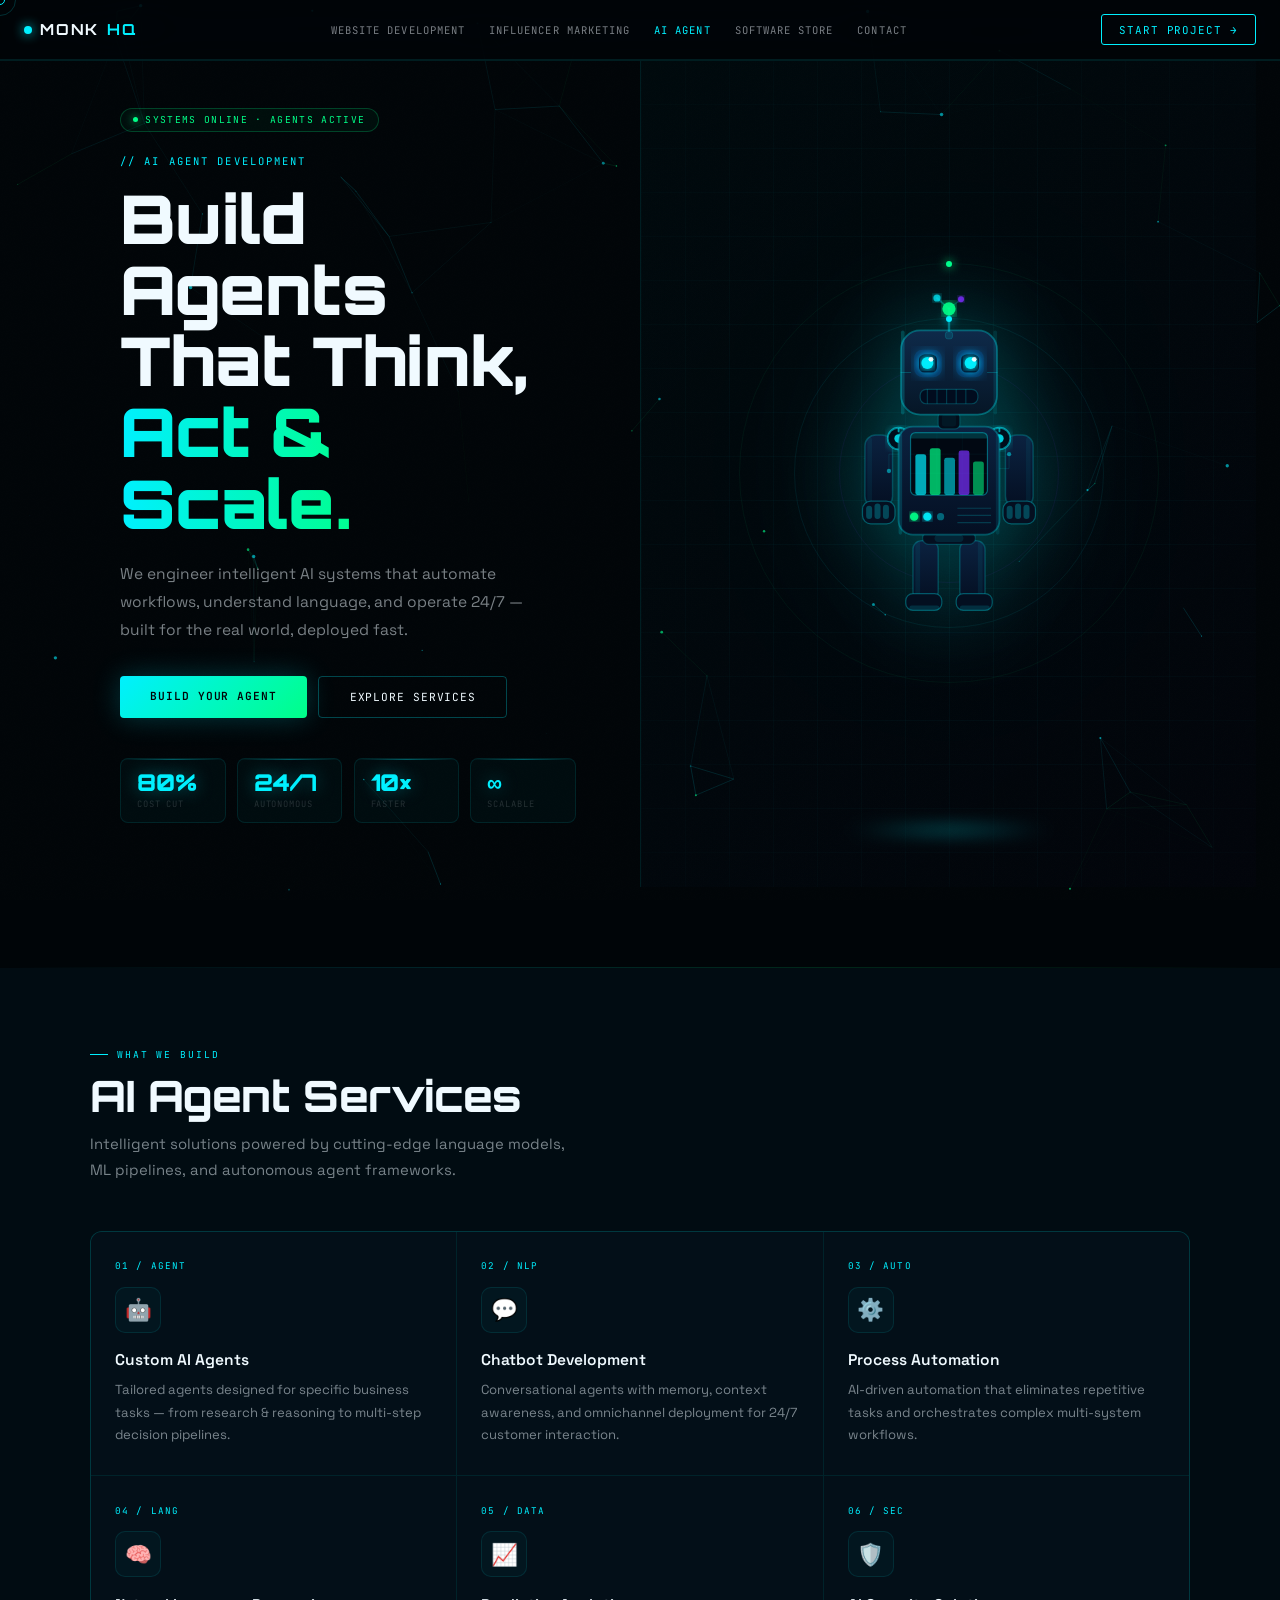
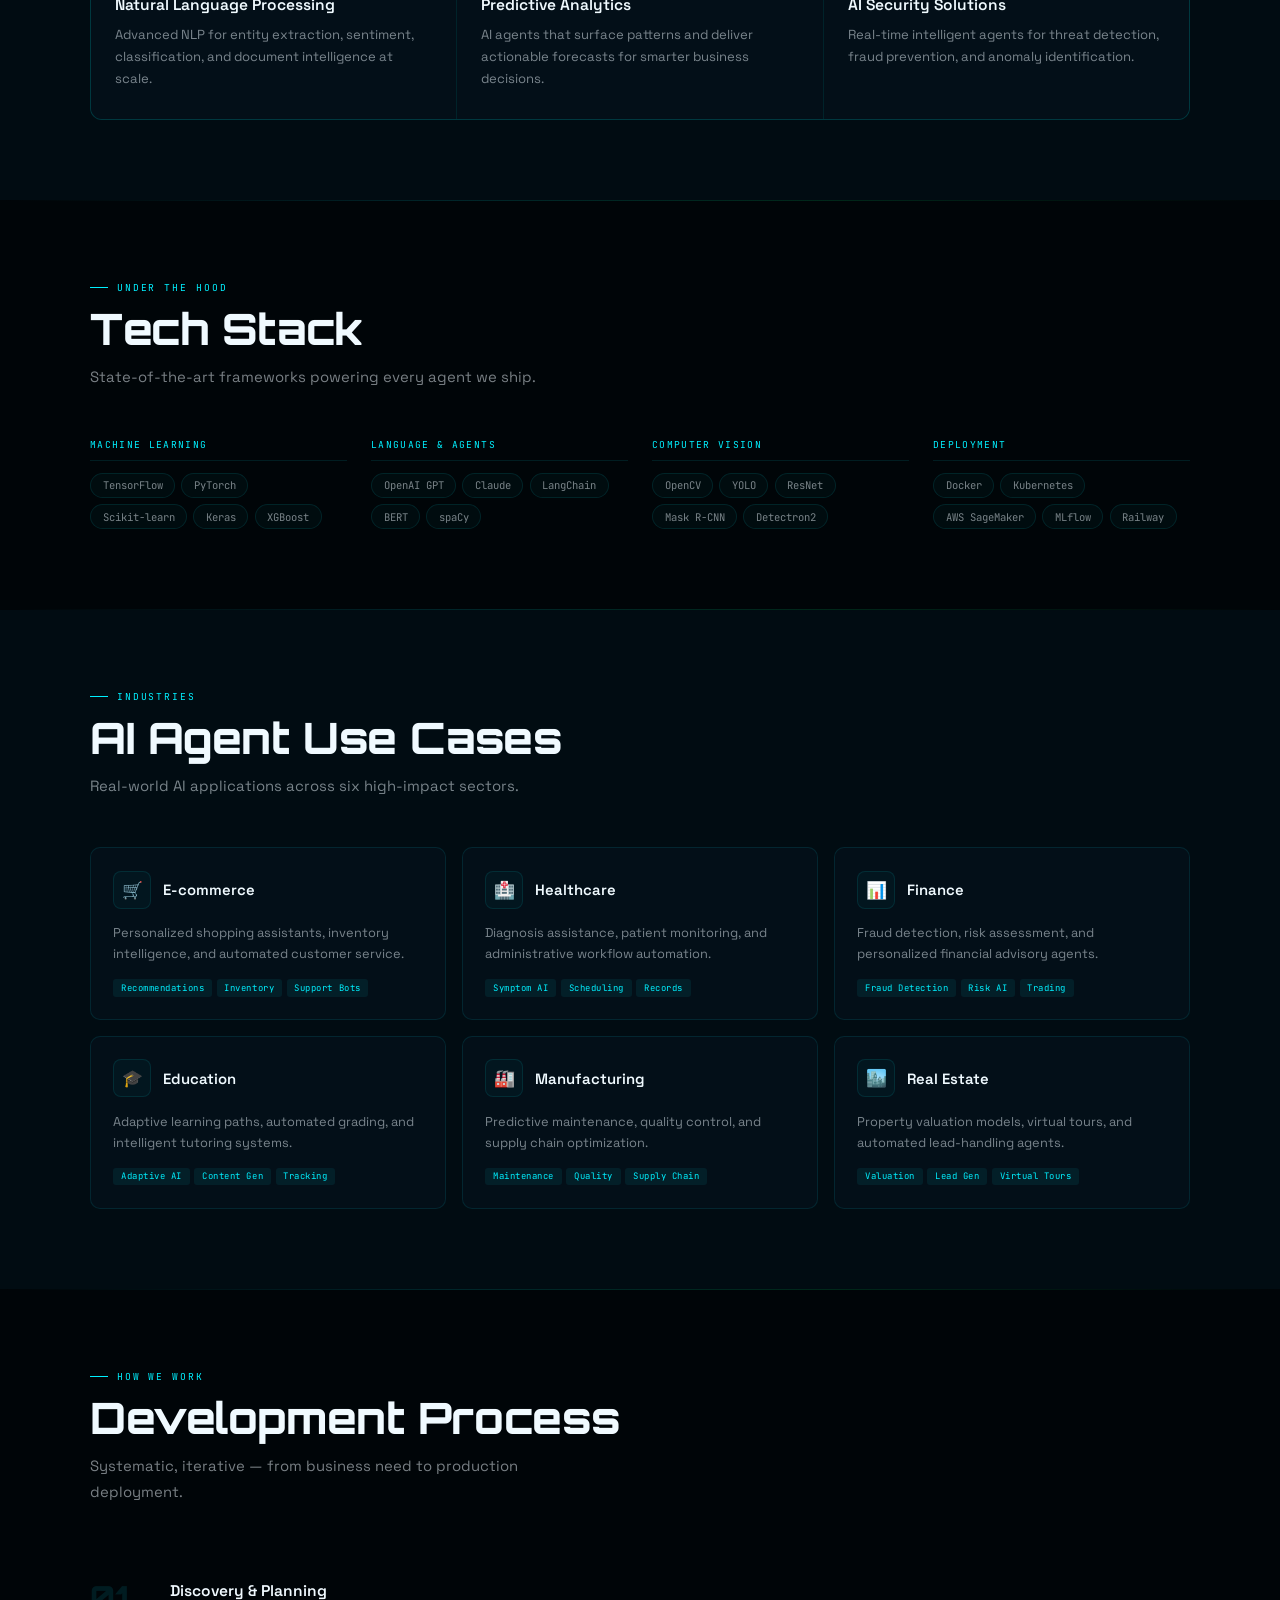
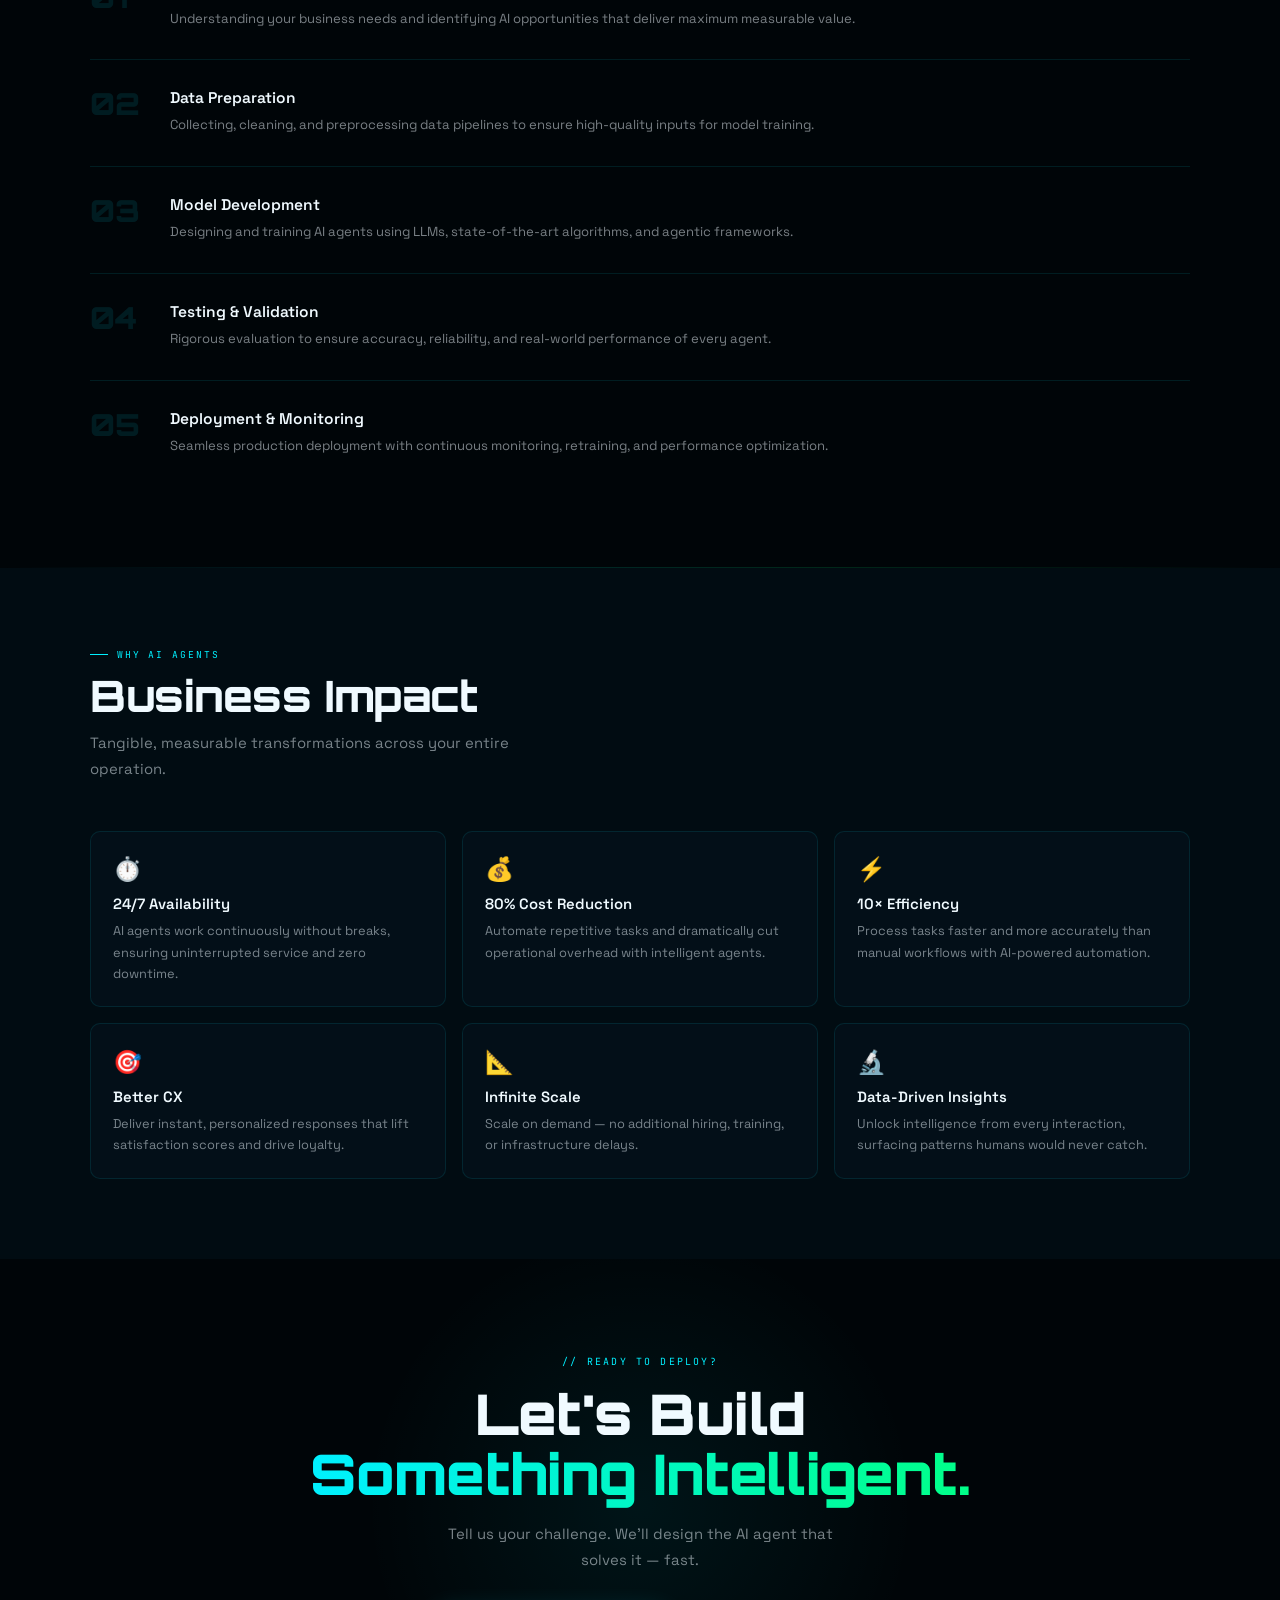
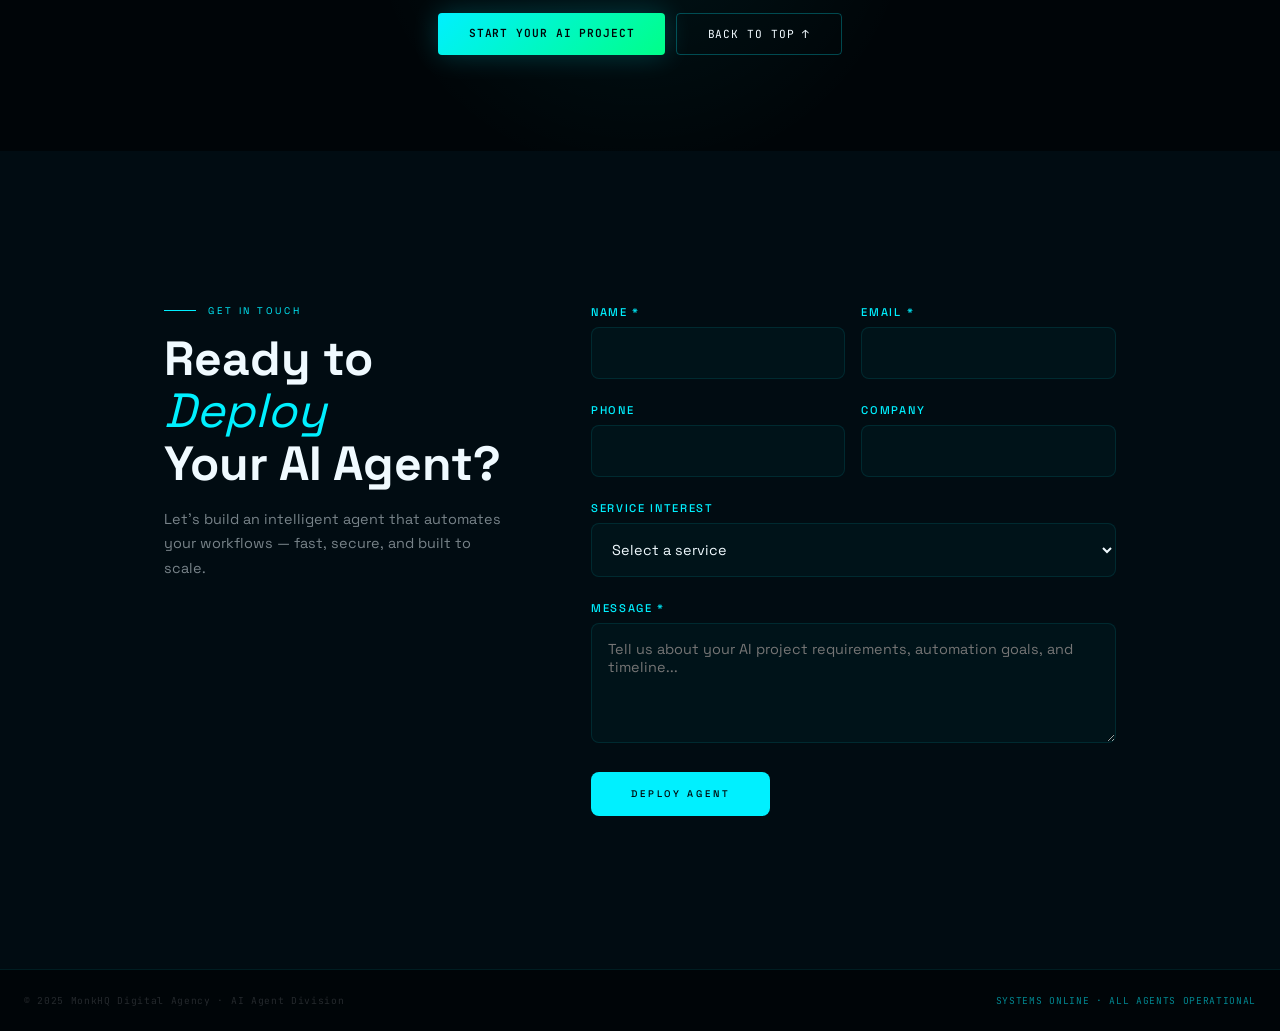
<file: ai_agent.html>
<!DOCTYPE html>
<html lang="en">
<head>
<meta charset="UTF-8">
<meta name="viewport" content="width=device-width, initial-scale=1.0">
<meta name="description" content="MonkHQ provides cutting-edge AI agent development services including custom AI chatbots, automation tools, intelligent workflow solutions, and machine learning integration. Transform your business with our advanced AI technology.">
<meta name="keywords" content="AI agents, artificial intelligence, AI chatbots, automation, machine learning, workflow automation, intelligent systems, AI development, custom AI solutions, MonkHQ">
<meta name="author" content="MonkHQ Digital Agency">
<meta name="robots" content="index, follow">
<meta property="og:title" content="AI Agent Development - MonkHQ">
<meta property="og:description" content="MonkHQ provides cutting-edge AI agent development services including custom AI chatbots, automation tools, and intelligent workflow solutions.">
<meta property="og:image" content="https://monkhq.com/static/images/ai-agent-og.jpg">
<meta property="og:url" content="https://monkhq.com/ai-agent/">
<meta property="og:type" content="website">
<meta property="og:site_name" content="MonkHQ">
<meta name="twitter:card" content="summary_large_image">
<meta name="twitter:title" content="AI Agent Development - MonkHQ">
<meta name="twitter:description" content="MonkHQ provides cutting-edge AI agent development services. Transform your business with our advanced AI technology.">
<meta name="twitter:image" content="https://monkhq.com/static/images/ai-agent-og.jpg">
<link rel="canonical" href="https://monkhq.com/ai-agent/">
<title>AI Agent — MonkHQ Digital Agency</title>
<link href="https://fonts.googleapis.com/css2?family=Space+Grotesk:wght@300;400;500;600;700&family=Orbitron:wght@400;500;700;900&family=JetBrains+Mono:wght@300;400;500&display=swap" rel="stylesheet">
<style>
:root {
  --void: #000508;
  --deep: #010c12;
  --panel: #030f18;
  --glass: rgba(0,240,255,0.03);
  --c1: #00f0ff;
  --c2: #00ff88;
  --c3: #7b2fff;
  --white: #f0faff;
  --dim: rgba(240,250,255,0.5);
  --faint: rgba(240,250,255,0.15);
  --border: rgba(0,240,255,0.1);
  --border2: rgba(0,240,255,0.28);
  --nav-h: 60px; /* ← single source of truth for navbar height */
  --orb: 'Orbitron', monospace;
  --grotesk: 'Space Grotesk', sans-serif;
  --mono: 'JetBrains Mono', monospace;
}
*,*::before,*::after{box-sizing:border-box;margin:0;padding:0}
html{scroll-behavior:smooth}
body{background:var(--void);color:var(--white);font-family:var(--grotesk);overflow-x:hidden;cursor:none}

/* cursor */
#cur{width:10px;height:10px;border:1.5px solid var(--c1);border-radius:50%;position:fixed;pointer-events:none;z-index:9999;transform:translate(-50%,-50%);transition:width .2s,height .2s,background .2s;mix-blend-mode:screen}
#cur-t{width:32px;height:32px;border:1px solid rgba(0,240,255,.18);border-radius:50%;position:fixed;pointer-events:none;z-index:9998;transform:translate(-50%,-50%);transition:transform .2s ease,width .3s,height .3s;mix-blend-mode:screen}
@media(max-width:768px){#cur,#cur-t{display:none}}

/* noise */
body::before{content:'';position:fixed;inset:0;z-index:1;background-image:url("data:image/svg+xml,%3Csvg viewBox='0 0 200 200' xmlns='http://www.w3.org/2000/svg'%3E%3Cfilter id='n'%3E%3CfeTurbulence type='fractalNoise' baseFrequency='.9' numOctaves='4' stitchTiles='stitch'/%3E%3C/filter%3E%3Crect width='100%25' height='100%25' filter='url(%23n)' opacity='.04'/%3E%3C/svg%3E");background-size:160px;opacity:.35;pointer-events:none}
#bg-canvas{position:fixed;inset:0;z-index:0;pointer-events:none}
.page{position:relative;z-index:2}

/* ─── NAV ─── */
.nav{
  position:fixed;top:0;left:0;right:0;z-index:500;
  display:flex;align-items:center;justify-content:space-between;
  padding:0 1.5rem;
  height:var(--nav-h);
  background:rgba(0,5,8,.72);
  backdrop-filter:blur(20px) saturate(180%);
  border-bottom:1px solid var(--border);
  transition:background .3s;
}
.logo{font-family:var(--orb);font-size:.95rem;font-weight:700;letter-spacing:.12em;color:var(--white);text-decoration:none;display:flex;align-items:center;gap:.5rem}
.logo-dot{width:8px;height:8px;background:var(--c1);border-radius:50%;box-shadow:0 0 12px var(--c1);animation:blink 2s infinite}
@keyframes blink{0%,100%{opacity:1;transform:scale(1)}50%{opacity:.4;transform:scale(.7)}}
.nav-mid{display:flex;gap:1.5rem}
.nav-mid a{font-family:var(--mono);font-size:.66rem;letter-spacing:.1em;text-transform:uppercase;color:var(--dim);text-decoration:none;transition:color .2s}
.nav-mid a:hover{color:var(--c1)}

/* hide desktop links + CTA on mobile */
@media(max-width:768px){.nav-mid{display:none}.nav-btn{display:none}}

.nav-btn{font-family:var(--mono);font-size:.68rem;letter-spacing:.08em;text-transform:uppercase;padding:.48rem 1.1rem;border:1px solid var(--c1);color:var(--c1);background:transparent;border-radius:3px;text-decoration:none;position:relative;overflow:hidden;transition:color .25s}
.nav-btn::before{content:'';position:absolute;inset:0;background:var(--c1);transform:translateX(-100%);transition:transform .25s}
.nav-btn:hover::before{transform:translateX(0)}
.nav-btn:hover{color:var(--void)}
.nav-btn span{position:relative;z-index:1}

/* ─── HAMBURGER ─── */
.ham-btn{
  display:none;
  flex-direction:column;justify-content:center;align-items:center;
  gap:5px;width:40px;height:40px;
  background:transparent;border:1px solid var(--border2);
  border-radius:6px;cursor:pointer;padding:0;
  transition:border-color .2s;
  position:relative;z-index:600;
}
.ham-btn:hover{border-color:var(--c1)}
.ham-btn span{
  display:block;width:18px;height:1.5px;
  background:var(--c1);border-radius:2px;
  transition:transform .3s ease, opacity .3s ease, width .3s ease;
  transform-origin:center;
}
/* open state */
.ham-btn.open span:nth-child(1){transform:translateY(6.5px) rotate(45deg)}
.ham-btn.open span:nth-child(2){opacity:0;width:0}
.ham-btn.open span:nth-child(3){transform:translateY(-6.5px) rotate(-45deg)}

@media(max-width:768px){.ham-btn{display:flex}}

/* ─── MOBILE MENU DRAWER ─── */
.mobile-menu{
  position:fixed;top:var(--nav-h);left:0;right:0;
  z-index:490;
  background:rgba(0,5,8,.97);
  backdrop-filter:blur(24px) saturate(180%);
  border-bottom:1px solid var(--border);
  padding:0 1.5rem;
  max-height:0;overflow:hidden;
  transition:max-height .4s cubic-bezier(.4,0,.2,1), padding .3s;
}
.mobile-menu.open{
  max-height:360px;
  padding:1.5rem;
}
.mobile-menu a{
  display:block;
  font-family:var(--mono);font-size:.76rem;
  letter-spacing:.12em;text-transform:uppercase;
  color:var(--dim);text-decoration:none;
  padding:.85rem 0;
  border-bottom:1px solid var(--border);
  transition:color .2s,padding-left .2s;
}
.mobile-menu a:last-child{border-bottom:none}
.mobile-menu a:hover{color:var(--c1);padding-left:.5rem}
.mobile-menu .mob-cta{
  margin-top:1rem;
  display:inline-flex;align-items:center;justify-content:center;
  width:100%;padding:.82rem;
  background:var(--c1);color:var(--void);
  font-family:var(--mono);font-size:.72rem;letter-spacing:.1em;text-transform:uppercase;
  font-weight:700;border-radius:4px;text-decoration:none;
  transition:background .2s,transform .2s;
  border-bottom:none !important;
}
.mobile-menu .mob-cta:hover{background:var(--c2);transform:translateY(-1px);padding-left:0 !important}

/* ─── HERO ─── */
/* FIX: push hero content down by exactly navbar height so it starts right below */
.hero{
  min-height:100svh;
  padding-top:var(--nav-h); /* ← THIS FIXES THE GAP */
  display:flex;flex-direction:column;
  position:relative;overflow:hidden;
}
@media(min-width:900px){
  .hero{
    display:grid;
    grid-template-columns:1fr 1fr;
    min-height:100svh;
  }
}

.hero-l{display:flex;flex-direction:column;justify-content:center;padding:3rem 2rem 3rem;position:relative}
@media(min-width:900px){.hero-l{padding:3rem 3rem 4rem 4.5rem}}
@media(min-width:1200px){.hero-l{padding:3rem 4rem 4rem 6rem}}

.hero-r{display:flex;align-items:center;justify-content:center;min-height:380px;position:relative;overflow:hidden}
@media(min-width:900px){.hero-r{border-left:1px solid var(--border);min-height:auto}}

/* hero-r grid BG */
.hero-r::before{content:'';position:absolute;inset:0;background:linear-gradient(rgba(0,240,255,.04) 1px,transparent 1px),linear-gradient(90deg,rgba(0,240,255,.04) 1px,transparent 1px);background-size:44px 44px;mask-image:radial-gradient(ellipse 90% 90% at 50% 50%,black,transparent);pointer-events:none}
.hero-r::after{content:'';position:absolute;inset:0;background:linear-gradient(135deg,rgba(0,240,255,.025),rgba(123,47,255,.015));pointer-events:none}

/* badge */
.badge{display:inline-flex;align-items:center;gap:.45rem;font-family:var(--mono);font-size:.6rem;letter-spacing:.14em;text-transform:uppercase;color:var(--c2);border:1px solid rgba(0,255,136,.22);background:rgba(0,255,136,.04);padding:.28rem .75rem;border-radius:100px;margin-bottom:1.4rem;width:fit-content;animation:fuv .6s ease both}
.badge-d{width:5px;height:5px;background:var(--c2);border-radius:50%;box-shadow:0 0 8px var(--c2);animation:blink 1.4s infinite}

.hero-eyebrow{font-family:var(--mono);font-size:.66rem;letter-spacing:.2em;text-transform:uppercase;color:var(--c1);margin-bottom:.9rem;animation:fuv .6s .1s ease both;opacity:0;min-height:1.2em}

.hero-h{font-family:var(--orb);font-size:clamp(1.9rem,7.5vw,4.2rem);font-weight:900;line-height:1.06;letter-spacing:-.01em;margin-bottom:1.4rem;animation:fuv .7s .15s ease both;opacity:0}
.hero-h .line{display:block}
.hero-h .grad{background:linear-gradient(90deg,var(--c1),var(--c2) 55%,var(--c3));-webkit-background-clip:text;-webkit-text-fill-color:transparent;background-clip:text;animation:gshift 5s ease-in-out infinite alternate}
@keyframes gshift{from{filter:hue-rotate(0deg)}to{filter:hue-rotate(25deg)}}

.hero-p{font-size:.97rem;line-height:1.78;color:var(--dim);max-width:440px;margin-bottom:2rem;animation:fuv .7s .25s ease both;opacity:0}

.hero-ctas{display:flex;flex-wrap:wrap;gap:.7rem;margin-bottom:2.5rem;animation:fuv .7s .35s ease both;opacity:0}
.btn-p{font-family:var(--mono);font-size:.7rem;letter-spacing:.08em;text-transform:uppercase;text-decoration:none;padding:.82rem 1.9rem;border-radius:4px;background:linear-gradient(135deg,var(--c1),var(--c2));color:var(--void);font-weight:600;border:none;cursor:pointer;position:relative;overflow:hidden;transition:transform .2s,box-shadow .2s;box-shadow:0 0 28px rgba(0,240,255,.22)}
.btn-p:hover{transform:translateY(-2px);box-shadow:0 0 48px rgba(0,240,255,.4)}
.btn-o{font-family:var(--mono);font-size:.7rem;letter-spacing:.08em;text-transform:uppercase;text-decoration:none;padding:.82rem 1.9rem;border-radius:4px;background:transparent;color:var(--white);border:1px solid var(--border2);cursor:pointer;transition:border-color .2s,color .2s,background .2s}
.btn-o:hover{border-color:var(--c1);color:var(--c1);background:rgba(0,240,255,.04)}

.hero-stats{display:grid;grid-template-columns:repeat(2,1fr);gap:.7rem;animation:fuv .7s .45s ease both;opacity:0}
@media(min-width:480px){.hero-stats{grid-template-columns:repeat(4,1fr)}}
.stat{padding:.75rem 1rem;border:1px solid var(--border);border-radius:8px;background:var(--glass);position:relative;overflow:hidden;backdrop-filter:blur(6px)}
.stat::before{content:'';position:absolute;top:0;left:0;right:0;height:1px;background:linear-gradient(90deg,transparent,var(--c1),transparent);opacity:.35}
.sv{font-family:var(--orb);font-size:1.45rem;font-weight:900;color:var(--c1);line-height:1;text-shadow:0 0 18px rgba(0,240,255,.35)}
.sl{font-family:var(--mono);font-size:.55rem;letter-spacing:.1em;text-transform:uppercase;color:var(--faint);margin-top:.2rem}

@keyframes fuv{from{opacity:0;transform:translateY(22px)}to{opacity:1;transform:translateY(0)}}

/* ROBOT */
.robot-platform{position:relative;z-index:10;filter:drop-shadow(0 0 44px rgba(0,240,255,.28)) drop-shadow(0 0 90px rgba(0,240,255,.09))}
.robot-bg-group{animation:rbob 3.2s ease-in-out infinite}
@keyframes rbob{0%,100%{transform:translateY(0)}50%{transform:translateY(-14px)}}
#rh{animation:hnod 1.9s ease-in-out infinite;transform-origin:150px 130px}
@keyframes hnod{0%,100%{transform:rotate(-1.8deg)}50%{transform:rotate(1.8deg)}}
#ral{animation:asl .72s ease-in-out infinite alternate;transform-origin:108px 205px}
@keyframes asl{from{transform:rotate(-26deg)}to{transform:rotate(16deg)}}
#rar{animation:asr .72s ease-in-out infinite alternate;transform-origin:192px 205px}
@keyframes asr{from{transform:rotate(16deg)}to{transform:rotate(-26deg)}}
#rll{animation:lgl .72s ease-in-out infinite alternate;transform-origin:133px 298px}
@keyframes lgl{from{transform:rotate(-17deg)}to{transform:rotate(12deg)}}
#rlr{animation:lgr .72s ease-in-out infinite alternate;transform-origin:167px 298px}
@keyframes lgr{from{transform:rotate(12deg)}to{transform:rotate(-17deg)}}
#rfl{animation:ftl .72s ease-in-out infinite alternate;transform-origin:124px 337px}
@keyframes ftl{from{transform:rotate(8deg)}to{transform:rotate(-4deg)}}
#rfr{animation:ftr .72s ease-in-out infinite alternate;transform-origin:176px 337px}
@keyframes ftr{from{transform:rotate(-4deg)}to{transform:rotate(8deg)}}
.reye{animation:reblink 5s ease-in-out infinite;transform-origin:center}
@keyframes reblink{0%,88%,100%{transform:scaleY(1)}93%{transform:scaleY(.07)}}
.epulse{animation:epulse 2.1s ease-in-out infinite}
@keyframes epulse{0%,100%{opacity:.8}50%{opacity:1}}
#atip{animation:atip 1.1s ease-in-out infinite}
@keyframes atip{0%,100%{opacity:.45;r:5}50%{opacity:1;r:7}}
.rbar{transform-origin:bottom}
.rbar:nth-child(1){animation:rba 1s ease-in-out infinite alternate}
.rbar:nth-child(2){animation:rba .85s .18s ease-in-out infinite alternate}
.rbar:nth-child(3){animation:rba 1.2s .07s ease-in-out infinite alternate}
.rbar:nth-child(4){animation:rba .75s .3s ease-in-out infinite alternate}
.rbar:nth-child(5){animation:rba 1.1s .12s ease-in-out infinite alternate}
@keyframes rba{from{transform:scaleY(.25)}to{transform:scaleY(1)}}
#rscan{animation:rscan 2.4s linear infinite}
@keyframes rscan{0%{transform:translateY(-55px);opacity:0}8%{opacity:.55}92%{opacity:.55}100%{transform:translateY(68px);opacity:0}}
#jl{animation:jspin 2.8s linear infinite;transform-origin:108px 205px}
#jr{animation:jspin 2.8s linear infinite reverse;transform-origin:192px 205px}
@keyframes jspin{to{transform:rotate(360deg)}}
.cdot{animation:cdot 3.2s ease-in-out infinite}
.cdot:nth-child(even){animation-delay:1.6s}
@keyframes cdot{0%,100%{opacity:.25}50%{opacity:1}}
.rground{position:absolute;bottom:6%;left:50%;transform:translateX(-50%);width:210px;height:14px;background:radial-gradient(ellipse,rgba(0,240,255,.42),transparent 70%);filter:blur(8px);border-radius:50%;animation:gpulse 3s ease-in-out infinite}
@keyframes gpulse{0%,100%{opacity:.5;transform:translateX(-50%) scaleX(1)}50%{opacity:1;transform:translateX(-50%) scaleX(1.3)}}
.orb-ring{position:absolute;border-radius:50%;border:1px solid;top:50%;left:50%;animation:ospin linear infinite;pointer-events:none}
.orb-ring:nth-child(1){width:310px;height:310px;margin:-155px 0 0 -155px;border-color:rgba(0,240,255,.07);animation-duration:15s}
.orb-ring:nth-child(2){width:420px;height:420px;margin:-210px 0 0 -210px;border-color:rgba(0,255,136,.05);animation-duration:24s;animation-direction:reverse}
.orb-ring:nth-child(3){width:220px;height:220px;margin:-110px 0 0 -110px;border-color:rgba(123,47,255,.07);animation-duration:10s}
@keyframes ospin{to{transform:rotate(360deg)}}
.orb-dot{position:absolute;top:-3px;left:50%;transform:translateX(-50%);width:6px;height:6px;border-radius:50%}
.orb-ring:nth-child(1) .orb-dot{background:var(--c1);box-shadow:0 0 10px var(--c1)}
.orb-ring:nth-child(2) .orb-dot{background:var(--c2);box-shadow:0 0 10px var(--c2)}
.orb-ring:nth-child(3) .orb-dot{background:var(--c3);box-shadow:0 0 10px var(--c3)}
.chip{position:absolute;font-family:var(--mono);font-size:.56rem;letter-spacing:.06em;color:var(--c1);border:1px solid rgba(0,240,255,.2);background:rgba(0,240,255,.04);padding:.18rem .5rem;border-radius:3px;white-space:nowrap;pointer-events:none;opacity:0;animation:chip linear infinite}
.chip:nth-child(5){top:14%;left:-25px;animation-duration:5s;animation-delay:0s}
.chip:nth-child(6){top:32%;right:-8px;animation-duration:6.5s;animation-delay:1.2s;color:var(--c2);border-color:rgba(0,255,136,.2)}
.chip:nth-child(7){top:54%;left:-18px;animation-duration:4.5s;animation-delay:2.8s}
.chip:nth-child(8){bottom:28%;right:-5px;animation-duration:5.5s;animation-delay:.6s;color:var(--c2);border-color:rgba(0,255,136,.2)}
.chip:nth-child(9){bottom:12%;left:8px;animation-duration:4s;animation-delay:1.9s;color:var(--c3);border-color:rgba(123,47,255,.3)}
@keyframes chip{0%{opacity:0;transform:translateY(8px)}12%{opacity:1}88%{opacity:1}100%{opacity:0;transform:translateY(-8px)}}

/* SECTIONS */
section{padding:5rem 1.5rem}
.container{max-width:1100px;margin:0 auto}
.stag{font-family:var(--mono);font-size:.6rem;letter-spacing:.2em;text-transform:uppercase;color:var(--c1);display:flex;align-items:center;gap:.55rem;margin-bottom:.7rem}
.stag::before{content:'';width:18px;height:1px;background:var(--c1)}
.stitle{font-family:var(--orb);font-size:clamp(1.55rem,5vw,2.7rem);font-weight:800;letter-spacing:-.01em;line-height:1.1;margin-bottom:.7rem}
.ssub{color:var(--dim);font-size:.93rem;max-width:480px;line-height:1.75;margin-bottom:3rem}
.hr{height:1px;background:linear-gradient(90deg,transparent,var(--c1) 35%,var(--c2) 65%,transparent);opacity:.14;margin:0}

/* SERVICES */
.sbg{background:var(--deep)}
.sgrid{display:grid;grid-template-columns:1fr;gap:1px;background:var(--border);border:1px solid var(--border);border-radius:12px;overflow:hidden}
@media(min-width:560px){.sgrid{grid-template-columns:1fr 1fr}}
@media(min-width:880px){.sgrid{grid-template-columns:repeat(3,1fr)}}
.scard{background:var(--panel);padding:1.8rem 1.5rem;position:relative;overflow:hidden;transition:background .3s}
.scard::after{content:'';position:absolute;top:0;left:0;right:0;height:2px;background:linear-gradient(90deg,var(--c1),var(--c2));transform:scaleX(0);transform-origin:left;transition:transform .4s ease}
.scard:hover::after{transform:scaleX(1)}
.scard:hover{background:rgba(0,240,255,.025)}
.snum{font-family:var(--mono);font-size:.58rem;letter-spacing:.12em;color:var(--c1);text-transform:uppercase;margin-bottom:.9rem}
.sicon{width:46px;height:46px;border:1px solid var(--border);border-radius:10px;background:var(--glass);display:flex;align-items:center;justify-content:center;font-size:1.35rem;margin-bottom:1.1rem;transition:border-color .3s,box-shadow .3s}
.scard:hover .sicon{border-color:var(--c1);box-shadow:0 0 18px rgba(0,240,255,.14)}
.sname{font-family:var(--grotesk);font-size:.97rem;font-weight:600;margin-bottom:.55rem}
.sdesc{font-size:.82rem;color:var(--dim);line-height:1.7}

/* TECH */
.tgrid{display:grid;gap:1.5rem;grid-template-columns:1fr}
@media(min-width:560px){.tgrid{grid-template-columns:1fr 1fr}}
@media(min-width:900px){.tgrid{grid-template-columns:repeat(4,1fr)}}
.tlabel{font-family:var(--mono);font-size:.6rem;letter-spacing:.14em;text-transform:uppercase;color:var(--c1);padding-bottom:.55rem;margin-bottom:.75rem;border-bottom:1px solid var(--border)}
.pills{display:flex;flex-wrap:wrap;gap:.4rem}
.pill{font-family:var(--mono);font-size:.66rem;padding:.28rem .72rem;border:1px solid var(--border);border-radius:100px;color:var(--dim);background:var(--glass);transition:border-color .2s,color .2s,background .2s;cursor:default}
.pill:hover{border-color:var(--c1);color:var(--c1);background:rgba(0,240,255,.05)}

/* USE CASES */
.ubg{background:var(--deep)}
.ugrid{display:grid;gap:1rem;grid-template-columns:1fr}
@media(min-width:560px){.ugrid{grid-template-columns:1fr 1fr}}
@media(min-width:880px){.ugrid{grid-template-columns:repeat(3,1fr)}}
.ucard{border:1px solid var(--border);border-radius:10px;padding:1.4rem;background:var(--panel);transition:transform .25s,border-color .25s,box-shadow .25s;position:relative;overflow:hidden}
.ucard::before{content:'';position:absolute;inset:0;background:radial-gradient(circle at top right,rgba(0,240,255,.04),transparent 60%);opacity:0;transition:opacity .3s}
.ucard:hover{transform:translateY(-4px);border-color:var(--c1);box-shadow:0 8px 32px rgba(0,240,255,.07)}
.ucard:hover::before{opacity:1}
.utop{display:flex;align-items:center;gap:.7rem;margin-bottom:.85rem}
.uico{width:38px;height:38px;background:var(--glass);border:1px solid var(--border);border-radius:8px;display:flex;align-items:center;justify-content:center;font-size:1.05rem;flex-shrink:0}
.uname{font-family:var(--grotesk);font-size:.93rem;font-weight:600}
.udesc{font-size:.8rem;color:var(--dim);line-height:1.65;margin-bottom:.9rem}
.tags{display:flex;flex-wrap:wrap;gap:.3rem}
.tag{font-family:var(--mono);font-size:.56rem;letter-spacing:.06em;padding:.18rem .48rem;border-radius:3px;background:rgba(0,240,255,.07);color:var(--c1)}

/* PROCESS */
.plist{display:flex;flex-direction:column}
.pitem{display:grid;grid-template-columns:58px 1fr;gap:1.4rem;padding:1.8rem 0;border-bottom:1px solid var(--border);position:relative}
.pitem:last-child{border-bottom:none}
.pitem::before{content:'';position:absolute;left:24px;top:0;bottom:0;width:1px;background:linear-gradient(var(--c1),transparent);opacity:0;transition:opacity .3s}
.pitem:hover::before{opacity:.3}
.pnum{font-family:var(--orb);font-size:1.9rem;font-weight:900;color:var(--border);line-height:1;transition:color .3s,text-shadow .3s}
.pitem:hover .pnum{color:var(--c1);text-shadow:0 0 22px rgba(0,240,255,.4)}
.pname{font-family:var(--grotesk);font-size:.97rem;font-weight:600;margin-bottom:.38rem}
.pdesc{font-size:.82rem;color:var(--dim);line-height:1.7}

/* BENEFITS */
.bbg{background:var(--deep)}
.bgrid{display:grid;gap:1rem;grid-template-columns:1fr}
@media(min-width:560px){.bgrid{grid-template-columns:1fr 1fr}}
@media(min-width:880px){.bgrid{grid-template-columns:repeat(3,1fr)}}
.bcard{padding:1.4rem;border:1px solid var(--border);border-radius:10px;background:var(--panel);display:flex;flex-direction:column;gap:.45rem;transition:border-color .25s,transform .25s}
.bcard:hover{border-color:rgba(0,255,136,.3);transform:translateY(-3px)}
.bico{font-size:1.45rem;margin-bottom:.2rem}
.bname{font-family:var(--grotesk);font-size:.93rem;font-weight:600}
.bdesc{font-size:.8rem;color:var(--dim);line-height:1.65}

/* CTA */
.cta{text-align:center;padding:6rem 1.5rem;position:relative;overflow:hidden;background:var(--void)}
.cta-glow{position:absolute;width:600px;height:600px;background:radial-gradient(circle,rgba(0,240,255,.065),transparent 65%);top:50%;left:50%;transform:translate(-50%,-50%);pointer-events:none;animation:cglow 4.5s ease-in-out infinite}
@keyframes cglow{0%,100%{opacity:.7;transform:translate(-50%,-50%) scale(1)}50%{opacity:1;transform:translate(-50%,-50%) scale(1.12)}}
.cta-lbl{font-family:var(--mono);font-size:.62rem;letter-spacing:.22em;text-transform:uppercase;color:var(--c1);margin-bottom:1rem;position:relative}
.cta-h{font-family:var(--orb);font-size:clamp(1.75rem,7vw,3.5rem);font-weight:900;letter-spacing:-.01em;line-height:1.08;margin-bottom:1rem;position:relative}
.cta-p{color:var(--dim);font-size:.93rem;max-width:390px;margin:0 auto 2.5rem;line-height:1.75;position:relative}
.cta-btns{display:flex;flex-wrap:wrap;gap:.7rem;justify-content:center;position:relative}

/* FOOTER */
footer{padding:1.5rem;border-top:1px solid var(--border);display:flex;flex-wrap:wrap;align-items:center;justify-content:space-between;gap:1rem}
footer p{font-family:var(--mono);font-size:.6rem;color:var(--faint);letter-spacing:.07em}

/* SCROLL REVEAL */
.reveal{opacity:0;transform:translateY(22px);transition:opacity .65s ease,transform .65s ease}
.reveal.visible{opacity:1;transform:translateY(0)}
.rd{transition-delay:.14s}

/* ─── CONTACT FORM STYLES ─── */
.contact-form-section {
  padding: clamp(80px, 12vw, 160px) 0;
  background: var(--deep);
}
.contact-form-wrapper {
  max-width:1000px;margin:0 auto;
  display:grid;grid-template-columns:1fr 1.5fr;
  gap:clamp(40px,6vw,80px);align-items:start;
  padding:0 1.5rem;
}
@media(max-width:860px){.contact-form-wrapper{grid-template-columns:1fr;gap:3rem}}
.contact-form-header{margin-bottom:2rem}
.contact-eyebrow{font-size:.6rem;letter-spacing:.3em;text-transform:uppercase;color:var(--c1);display:flex;align-items:center;gap:12px;margin-bottom:1rem}
.contact-eyebrow::before{content:'';display:block;width:32px;height:1px;background:var(--c1)}
.contact-title{font-family:'Space Grotesk',sans-serif;font-size:clamp(2rem,4vw,3rem);font-weight:700;line-height:1.1;color:var(--white);margin-bottom:1rem}
.contact-title em{font-style:italic;font-weight:400;color:var(--c1)}
.contact-desc{font-size:.9rem;line-height:1.7;color:var(--dim);max-width:400px}
.form-group{margin-bottom:1.5rem}
.form-label{display:block;font-size:.7rem;letter-spacing:.15em;text-transform:uppercase;color:var(--c1);margin-bottom:.5rem;font-weight:500}
.form-input,.form-select,.form-textarea{width:100%;padding:1rem;background:var(--glass);border:1px solid var(--border);border-radius:8px;color:var(--white);font-family:'Space Grotesk',sans-serif;font-size:.9rem;transition:all .3s ease}
.form-input:focus,.form-select:focus,.form-textarea:focus{outline:none;border-color:var(--c1);box-shadow:0 0 0 2px rgba(0,240,255,.1)}
.form-textarea{min-height:120px;resize:vertical}
.form-row{display:grid;grid-template-columns:1fr 1fr;gap:1rem}
@media(max-width:540px){.form-row{grid-template-columns:1fr}}
.submit-btn{font-family:'Space Grotesk',sans-serif;font-size:.6rem;letter-spacing:.3em;text-transform:uppercase;color:var(--void);background:var(--c1);padding:1rem 2.5rem;border:none;border-radius:8px;cursor:pointer;transition:all .3s ease;font-weight:500}
.submit-btn:hover{background:var(--c2);transform:translateY(-2px);box-shadow:0 4px 12px rgba(0,240,255,.2)}
.alert{padding:1rem;border-radius:8px;margin-bottom:1rem;font-size:.9rem}
.alert-success{background:rgba(0,255,136,.1);border:1px solid var(--c2);color:var(--white)}
.alert-error{background:rgba(255,0,0,.1);border:1px solid #ff0000;color:#ff6b6b}
.form-select option{background:var(--deep);color:var(--white)}

/* scrollbar */
::-webkit-scrollbar{width:3px}
::-webkit-scrollbar-track{background:var(--void)}
::-webkit-scrollbar-thumb{background:var(--c1);border-radius:10px;opacity:.4}
</style>
</head>
<body>

<div id="cur"></div>
<div id="cur-t"></div>
<canvas id="bg-canvas"></canvas>

<div class="page">

<!-- NAV -->
<nav class="nav">
  <a href="#" class="logo"><span class="logo-dot"></span>MONK<span style="color:var(--c1)">HQ</span></a>
  <div class="nav-mid">
    <a href="/website-development/">Website Development</a>
    <a href="/influencer-marketing/">Influencer Marketing</a>
    <a href="/ai-agent/" class="active" style="color:var(--c1)">AI Agent</a>
    <a href="/software-store/">Software Store</a>
    <a href="/contact/">Contact</a>
  </div>
  <a href="/contact/" class="nav-btn"><span>Start Project →</span></a>

  <!-- Hamburger — mobile only -->
  <button class="ham-btn" id="hamBtn" aria-label="Toggle menu" aria-expanded="false">
    <span></span><span></span><span></span>
  </button>
</nav>

<!-- Mobile Menu Drawer -->
<div class="mobile-menu" id="mobileMenu" aria-hidden="true">
  <a href="/website-development/">Website Development</a>
  <a href="/influencer-marketing/">Influencer Marketing</a>
  <a href="/ai-agent/" style="color:var(--c1)">AI Agent</a>
  <a href="/software-store/">Software Store</a>
  <a href="/contact/">Contact</a>
  <a href="/contact/" class="mob-cta">Start Project →</a>
</div>

<!-- HERO -->
<section class="hero">

  <!-- LEFT -->
  <div class="hero-l">
    <div class="badge"><span class="badge-d"></span>Systems Online · Agents Active</div>
    <div class="hero-eyebrow" id="eyebrow">// AI Agent Development</div>
    <h1 class="hero-h">
      <span class="line">Build Agents</span>
      <span class="line">That Think,</span>
      <span class="line grad">Act &amp; Scale.</span>
    </h1>
    <p class="hero-p">We engineer intelligent AI systems that automate workflows, understand language, and operate 24/7 — built for the real world, deployed fast.</p>
    <div class="hero-ctas">
      <a href="#contact" class="btn-p">Build Your Agent</a>
      <a href="#services" class="btn-o">Explore Services</a>
    </div>
    <div class="hero-stats">
      <div class="stat"><div class="sv">80%</div><div class="sl">Cost Cut</div></div>
      <div class="stat"><div class="sv">24/7</div><div class="sl">Autonomous</div></div>
      <div class="stat"><div class="sv">10×</div><div class="sl">Faster</div></div>
      <div class="stat"><div class="sv">∞</div><div class="sl">Scalable</div></div>
    </div>
  </div>

  <!-- RIGHT: ROBOT -->
  <div class="hero-r">
    <div class="orb-ring"><div class="orb-dot"></div></div>
    <div class="orb-ring"><div class="orb-dot"></div></div>
    <div class="orb-ring"><div class="orb-dot"></div></div>
    <div class="rground"></div>
    <div class="chip">AGENT_001 · ONLINE</div>
    <div class="chip">TASK_COMPLETE ✓</div>
    <div class="chip">NEURAL_NET · ACTIVE</div>
    <div class="chip">SCALE_∞ · READY</div>
    <div class="chip">LLM_CORE · RUNNING</div>

    <div class="robot-platform">
      <svg width="290" height="370" viewBox="58 78 184 308" fill="none" xmlns="http://www.w3.org/2000/svg">
        <defs>
          <filter id="gw"><feGaussianBlur stdDeviation="2.8" result="b"/><feMerge><feMergeNode in="b"/><feMergeNode in="SourceGraphic"/></feMerge></filter>
          <filter id="gw2"><feGaussianBlur stdDeviation="5" result="b"/><feMerge><feMergeNode in="b"/><feMergeNode in="SourceGraphic"/></feMerge></filter>
          <linearGradient id="bG" x1="0" y1="0" x2="0" y2="1"><stop offset="0%" stop-color="#0b2240"/><stop offset="100%" stop-color="#040f22"/></linearGradient>
          <linearGradient id="hG" x1="0" y1="0" x2="0" y2="1"><stop offset="0%" stop-color="#0e2a4a"/><stop offset="100%" stop-color="#061626"/></linearGradient>
          <radialGradient id="eG" cx="50%" cy="50%" r="50%"><stop offset="0%" stop-color="#00f0ff"/><stop offset="100%" stop-color="#0055aa" stop-opacity=".3"/></radialGradient>
          <clipPath id="sc"><rect x="118" y="200" width="64" height="52" rx="4"/></clipPath>
        </defs>
        <g class="robot-bg-group">
          <g id="rll"><rect x="120" y="290" width="21" height="50" rx="7" fill="url(#bG)" stroke="rgba(0,240,255,.22)" stroke-width="1.2"/><rect x="122" y="290" width="4" height="50" rx="2" fill="rgba(0,240,255,.07)"/></g>
          <g id="rlr"><rect x="159" y="290" width="21" height="50" rx="7" fill="url(#bG)" stroke="rgba(0,240,255,.22)" stroke-width="1.2"/><rect x="174" y="290" width="4" height="50" rx="2" fill="rgba(0,240,255,.07)"/></g>
          <g id="rfl"><rect x="114" y="334" width="30" height="14" rx="6" fill="#030f20" stroke="rgba(0,240,255,.32)" stroke-width="1"/><rect x="117" y="344" width="25" height="4" rx="2" fill="rgba(0,240,255,.14)"/></g>
          <g id="rfr"><rect x="156" y="334" width="30" height="14" rx="6" fill="#030f20" stroke="rgba(0,240,255,.32)" stroke-width="1"/><rect x="159" y="344" width="25" height="4" rx="2" fill="rgba(0,240,255,.14)"/></g>
          <rect x="128" y="283" width="44" height="10" rx="5" fill="#040f20" stroke="rgba(0,240,255,.18)" stroke-width="1"/>
          <rect x="138" y="285" width="24" height="6" rx="3" fill="rgba(0,240,255,.1)"/>
          <g id="ral">
            <rect x="80" y="202" width="23" height="60" rx="9" fill="url(#bG)" stroke="rgba(0,240,255,.22)" stroke-width="1.2"/>
            <rect x="82" y="204" width="4" height="56" rx="2" fill="rgba(0,240,255,.06)"/>
            <rect x="78" y="257" width="27" height="19" rx="7" fill="#040f20" stroke="rgba(0,240,255,.32)" stroke-width="1"/>
            <rect x="81" y="261" width="5" height="11" rx="2.5" fill="rgba(0,240,255,.25)"/>
            <rect x="88" y="259" width="5" height="13" rx="2.5" fill="rgba(0,240,255,.25)"/>
            <rect x="95" y="260" width="5" height="12" rx="2.5" fill="rgba(0,240,255,.25)"/>
          </g>
          <g id="rar">
            <rect x="197" y="202" width="23" height="60" rx="9" fill="url(#bG)" stroke="rgba(0,240,255,.22)" stroke-width="1.2"/>
            <rect x="214" y="204" width="4" height="56" rx="2" fill="rgba(0,240,255,.06)"/>
            <rect x="195" y="257" width="27" height="19" rx="7" fill="#040f20" stroke="rgba(0,240,255,.32)" stroke-width="1"/>
            <rect x="198" y="261" width="5" height="11" rx="2.5" fill="rgba(0,240,255,.25)"/>
            <rect x="205" y="259" width="5" height="13" rx="2.5" fill="rgba(0,240,255,.25)"/>
            <rect x="212" y="260" width="5" height="12" rx="2.5" fill="rgba(0,240,255,.25)"/>
          </g>
          <g id="jl" filter="url(#gw)">
            <circle cx="108" cy="205" r="9" fill="#030d1a" stroke="rgba(0,240,255,.5)" stroke-width="1.5"/>
            <circle cx="108" cy="205" r="3.5" fill="rgba(0,240,255,.85)"/>
            <line x1="108" y1="199" x2="108" y2="197" stroke="rgba(0,240,255,.6)" stroke-width="1.5" stroke-linecap="round"/>
            <line x1="114" y1="205" x2="116" y2="205" stroke="rgba(0,240,255,.6)" stroke-width="1.5" stroke-linecap="round"/>
          </g>
          <g id="jr" filter="url(#gw)">
            <circle cx="192" cy="205" r="9" fill="#030d1a" stroke="rgba(0,240,255,.5)" stroke-width="1.5"/>
            <circle cx="192" cy="205" r="3.5" fill="rgba(0,240,255,.85)"/>
            <line x1="192" y1="199" x2="192" y2="197" stroke="rgba(0,240,255,.6)" stroke-width="1.5" stroke-linecap="round"/>
            <line x1="186" y1="205" x2="184" y2="205" stroke="rgba(0,240,255,.6)" stroke-width="1.5" stroke-linecap="round"/>
          </g>
          <rect x="108" y="195" width="84" height="90" rx="12" fill="url(#bG)" stroke="rgba(0,240,255,.28)" stroke-width="1.5"/>
          <rect x="108" y="195" width="3" height="90" rx="1.5" fill="rgba(0,240,255,.16)"/>
          <rect x="189" y="195" width="3" height="90" rx="1.5" fill="rgba(0,240,255,.1)"/>
          <rect x="118" y="200" width="64" height="52" rx="4" fill="#010812" stroke="rgba(0,240,255,.38)" stroke-width="1"/>
          <line x1="118" y1="218" x2="182" y2="218" stroke="rgba(0,240,255,.07)" stroke-width=".5"/>
          <line x1="118" y1="234" x2="182" y2="234" stroke="rgba(0,240,255,.07)" stroke-width=".5"/>
          <line x1="118" y1="250" x2="182" y2="250" stroke="rgba(0,240,255,.07)" stroke-width=".5"/>
          <line x1="140" y1="200" x2="140" y2="252" stroke="rgba(0,240,255,.07)" stroke-width=".5"/>
          <line x1="161" y1="200" x2="161" y2="252" stroke="rgba(0,240,255,.07)" stroke-width=".5"/>
          <g clip-path="url(#sc)">
            <rect class="rbar" x="122" y="218" width="9" height="34" rx="2" fill="rgba(0,240,255,.7)"/>
            <rect class="rbar" x="134" y="213" width="9" height="39" rx="2" fill="rgba(0,255,136,.7)"/>
            <rect class="rbar" x="146" y="221" width="9" height="31" rx="2" fill="rgba(0,240,255,.55)"/>
            <rect class="rbar" x="158" y="215" width="9" height="37" rx="2" fill="rgba(123,47,255,.7)"/>
            <rect class="rbar" x="170" y="224" width="9" height="28" rx="2" fill="rgba(0,255,136,.55)"/>
          </g>
          <rect id="rscan" x="118" y="200" width="64" height="5" rx="1" fill="rgba(0,240,255,.18)" clip-path="url(#sc)"/>
          <circle class="cdot" cx="121" cy="270" r="3.5" fill="rgba(0,255,136,.9)" filter="url(#gw)"/>
          <circle class="cdot" cx="132" cy="270" r="3.5" fill="rgba(0,240,255,.9)" filter="url(#gw)"/>
          <circle class="cdot" cx="143" cy="270" r="3" fill="rgba(0,240,255,.38)"/>
          <line x1="157" y1="263" x2="185" y2="263" stroke="rgba(0,240,255,.18)" stroke-width="1"/>
          <line x1="157" y1="269" x2="185" y2="269" stroke="rgba(0,240,255,.18)" stroke-width="1"/>
          <line x1="157" y1="275" x2="185" y2="275" stroke="rgba(0,240,255,.18)" stroke-width="1"/>
          <polyline points="108,218 100,218 100,232" stroke="rgba(0,240,255,.13)" stroke-width=".7" fill="none"/>
          <circle class="cdot" cx="100" cy="232" r="1.8" fill="rgba(0,240,255,.5)"/>
          <polyline points="192,230 200,230 200,218" stroke="rgba(0,240,255,.13)" stroke-width=".7" fill="none"/>
          <circle class="cdot" cx="200" cy="218" r="1.8" fill="rgba(0,240,255,.5)"/>
          <rect x="141" y="183" width="18" height="14" rx="4" fill="#030d1a" stroke="rgba(0,240,255,.2)" stroke-width="1"/>
          <rect x="144" y="185" width="12" height="10" rx="2.5" fill="rgba(0,240,255,.05)"/>
          <g id="rh">
            <rect x="110" y="115" width="80" height="70" rx="16" fill="url(#hG)" stroke="rgba(0,240,255,.32)" stroke-width="1.5"/>
            <rect x="110" y="115" width="3" height="70" rx="1.5" fill="rgba(0,240,255,.2)"/>
            <rect x="187" y="115" width="3" height="70" rx="1.5" fill="rgba(0,240,255,.1)"/>
            <g class="reye">
              <rect x="121" y="131" width="23" height="23" rx="7" fill="url(#eG)" filter="url(#gw2)"/>
              <rect x="125" y="135" width="15" height="15" rx="4.5" fill="rgba(0,20,42,.85)"/>
              <circle class="epulse" cx="132" cy="142" r="5" fill="rgba(0,240,255,.95)" filter="url(#gw)"/>
              <circle cx="135" cy="139" r="2" fill="white" opacity=".9"/>
            </g>
            <g class="reye">
              <rect x="156" y="131" width="23" height="23" rx="7" fill="url(#eG)" filter="url(#gw2)"/>
              <rect x="160" y="135" width="15" height="15" rx="4.5" fill="rgba(0,20,42,.85)"/>
              <circle class="epulse" cx="168" cy="142" r="5" fill="rgba(0,240,255,.95)" filter="url(#gw)"/>
              <circle cx="171" cy="139" r="2" fill="white" opacity=".9"/>
            </g>
            <rect x="126" y="164" width="48" height="12" rx="5" fill="#010c1e" stroke="rgba(0,240,255,.22)" stroke-width="1"/>
            <line x1="132" y1="164" x2="132" y2="176" stroke="rgba(0,240,255,.2)" stroke-width="1"/>
            <line x1="140" y1="164" x2="140" y2="176" stroke="rgba(0,240,255,.2)" stroke-width="1"/>
            <line x1="148" y1="164" x2="148" y2="176" stroke="rgba(0,240,255,.2)" stroke-width="1"/>
            <line x1="156" y1="164" x2="156" y2="176" stroke="rgba(0,240,255,.2)" stroke-width="1"/>
            <line x1="164" y1="164" x2="164" y2="176" stroke="rgba(0,240,255,.2)" stroke-width="1"/>
            <line x1="110" y1="150" x2="118" y2="150" stroke="rgba(0,240,255,.22)" stroke-width="1" stroke-linecap="round"/>
            <line x1="182" y1="150" x2="190" y2="150" stroke="rgba(0,240,255,.22)" stroke-width="1" stroke-linecap="round"/>
            <rect x="147" y="116" width="6" height="6" rx="2" fill="rgba(0,240,255,.12)" stroke="rgba(0,240,255,.18)" stroke-width=".8"/>
            <line x1="150" y1="115" x2="150" y2="97" stroke="rgba(0,240,255,.38)" stroke-width="2" stroke-linecap="round"/>
            <line x1="150" y1="97" x2="140" y2="88" stroke="rgba(0,240,255,.28)" stroke-width="1.5" stroke-linecap="round"/>
            <line x1="150" y1="97" x2="160" y2="89" stroke="rgba(0,240,255,.18)" stroke-width="1" stroke-linecap="round"/>
            <circle id="atip" cx="150" cy="97" r="5.5" fill="rgba(0,255,136,.9)" filter="url(#gw2)"/>
            <circle cx="140" cy="88" r="3" fill="rgba(0,240,255,.7)" filter="url(#gw)"/>
            <circle cx="160" cy="89" r="2.5" fill="rgba(123,47,255,.8)" filter="url(#gw)"/>
          </g>
        </g>
      </svg>
    </div>
  </div>

</section>

<div class="hr"></div>

<!-- SERVICES -->
<section class="sbg" id="services">
  <div class="container">
    <div class="reveal"><div class="stag">What We Build</div><h2 class="stitle">AI Agent Services</h2><p class="ssub">Intelligent solutions powered by cutting-edge language models, ML pipelines, and autonomous agent frameworks.</p></div>
    <div class="sgrid reveal rd">
      <div class="scard"><div class="snum">01 / AGENT</div><div class="sicon">🤖</div><div class="sname">Custom AI Agents</div><p class="sdesc">Tailored agents designed for specific business tasks — from research & reasoning to multi-step decision pipelines.</p></div>
      <div class="scard"><div class="snum">02 / NLP</div><div class="sicon">💬</div><div class="sname">Chatbot Development</div><p class="sdesc">Conversational agents with memory, context awareness, and omnichannel deployment for 24/7 customer interaction.</p></div>
      <div class="scard"><div class="snum">03 / AUTO</div><div class="sicon">⚙️</div><div class="sname">Process Automation</div><p class="sdesc">AI-driven automation that eliminates repetitive tasks and orchestrates complex multi-system workflows.</p></div>
      <div class="scard"><div class="snum">04 / LANG</div><div class="sicon">🧠</div><div class="sname">Natural Language Processing</div><p class="sdesc">Advanced NLP for entity extraction, sentiment, classification, and document intelligence at scale.</p></div>
      <div class="scard"><div class="snum">05 / DATA</div><div class="sicon">📈</div><div class="sname">Predictive Analytics</div><p class="sdesc">AI agents that surface patterns and deliver actionable forecasts for smarter business decisions.</p></div>
      <div class="scard"><div class="snum">06 / SEC</div><div class="sicon">🛡️</div><div class="sname">AI Security Solutions</div><p class="sdesc">Real-time intelligent agents for threat detection, fraud prevention, and anomaly identification.</p></div>
    </div>
  </div>
</section>

<div class="hr"></div>

<!-- TECH -->
<section id="tech">
  <div class="container">
    <div class="reveal"><div class="stag">Under the Hood</div><h2 class="stitle">Tech Stack</h2><p class="ssub">State-of-the-art frameworks powering every agent we ship.</p></div>
    <div class="tgrid reveal rd">
      <div><div class="tlabel">Machine Learning</div><div class="pills"><span class="pill">TensorFlow</span><span class="pill">PyTorch</span><span class="pill">Scikit-learn</span><span class="pill">Keras</span><span class="pill">XGBoost</span></div></div>
      <div><div class="tlabel">Language & Agents</div><div class="pills"><span class="pill">OpenAI GPT</span><span class="pill">Claude</span><span class="pill">LangChain</span><span class="pill">BERT</span><span class="pill">spaCy</span></div></div>
      <div><div class="tlabel">Computer Vision</div><div class="pills"><span class="pill">OpenCV</span><span class="pill">YOLO</span><span class="pill">ResNet</span><span class="pill">Mask R-CNN</span><span class="pill">Detectron2</span></div></div>
      <div><div class="tlabel">Deployment</div><div class="pills"><span class="pill">Docker</span><span class="pill">Kubernetes</span><span class="pill">AWS SageMaker</span><span class="pill">MLflow</span><span class="pill">Railway</span></div></div>
    </div>
  </div>
</section>

<div class="hr"></div>

<!-- USE CASES -->
<section class="ubg" id="work">
  <div class="container">
    <div class="reveal"><div class="stag">Industries</div><h2 class="stitle">AI Agent Use Cases</h2><p class="ssub">Real-world AI applications across six high-impact sectors.</p></div>
    <div class="ugrid reveal rd">
      <div class="ucard"><div class="utop"><div class="uico">🛒</div><div class="uname">E-commerce</div></div><p class="udesc">Personalized shopping assistants, inventory intelligence, and automated customer service.</p><div class="tags"><span class="tag">Recommendations</span><span class="tag">Inventory</span><span class="tag">Support Bots</span></div></div>
      <div class="ucard"><div class="utop"><div class="uico">🏥</div><div class="uname">Healthcare</div></div><p class="udesc">Diagnosis assistance, patient monitoring, and administrative workflow automation.</p><div class="tags"><span class="tag">Symptom AI</span><span class="tag">Scheduling</span><span class="tag">Records</span></div></div>
      <div class="ucard"><div class="utop"><div class="uico">📊</div><div class="uname">Finance</div></div><p class="udesc">Fraud detection, risk assessment, and personalized financial advisory agents.</p><div class="tags"><span class="tag">Fraud Detection</span><span class="tag">Risk AI</span><span class="tag">Trading</span></div></div>
      <div class="ucard"><div class="utop"><div class="uico">🎓</div><div class="uname">Education</div></div><p class="udesc">Adaptive learning paths, automated grading, and intelligent tutoring systems.</p><div class="tags"><span class="tag">Adaptive AI</span><span class="tag">Content Gen</span><span class="tag">Tracking</span></div></div>
      <div class="ucard"><div class="utop"><div class="uico">🏭</div><div class="uname">Manufacturing</div></div><p class="udesc">Predictive maintenance, quality control, and supply chain optimization.</p><div class="tags"><span class="tag">Maintenance</span><span class="tag">Quality</span><span class="tag">Supply Chain</span></div></div>
      <div class="ucard"><div class="utop"><div class="uico">🏙️</div><div class="uname">Real Estate</div></div><p class="udesc">Property valuation models, virtual tours, and automated lead-handling agents.</p><div class="tags"><span class="tag">Valuation</span><span class="tag">Lead Gen</span><span class="tag">Virtual Tours</span></div></div>
    </div>
  </div>
</section>

<div class="hr"></div>

<!-- PROCESS -->
<section id="process">
  <div class="container">
    <div class="reveal"><div class="stag">How We Work</div><h2 class="stitle">Development Process</h2><p class="ssub">Systematic, iterative — from business need to production deployment.</p></div>
    <div class="plist reveal rd">
      <div class="pitem"><div class="pnum">01</div><div><div class="pname">Discovery & Planning</div><p class="pdesc">Understanding your business needs and identifying AI opportunities that deliver maximum measurable value.</p></div></div>
      <div class="pitem"><div class="pnum">02</div><div><div class="pname">Data Preparation</div><p class="pdesc">Collecting, cleaning, and preprocessing data pipelines to ensure high-quality inputs for model training.</p></div></div>
      <div class="pitem"><div class="pnum">03</div><div><div class="pname">Model Development</div><p class="pdesc">Designing and training AI agents using LLMs, state-of-the-art algorithms, and agentic frameworks.</p></div></div>
      <div class="pitem"><div class="pnum">04</div><div><div class="pname">Testing & Validation</div><p class="pdesc">Rigorous evaluation to ensure accuracy, reliability, and real-world performance of every agent.</p></div></div>
      <div class="pitem"><div class="pnum">05</div><div><div class="pname">Deployment & Monitoring</div><p class="pdesc">Seamless production deployment with continuous monitoring, retraining, and performance optimization.</p></div></div>
    </div>
  </div>
</section>

<div class="hr"></div>

<!-- BENEFITS -->
<section class="bbg">
  <div class="container">
    <div class="reveal"><div class="stag">Why AI Agents</div><h2 class="stitle">Business Impact</h2><p class="ssub">Tangible, measurable transformations across your entire operation.</p></div>
    <div class="bgrid reveal rd">
      <div class="bcard"><div class="bico">⏱️</div><div class="bname">24/7 Availability</div><p class="bdesc">AI agents work continuously without breaks, ensuring uninterrupted service and zero downtime.</p></div>
      <div class="bcard"><div class="bico">💰</div><div class="bname">80% Cost Reduction</div><p class="bdesc">Automate repetitive tasks and dramatically cut operational overhead with intelligent agents.</p></div>
      <div class="bcard"><div class="bico">⚡</div><div class="bname">10× Efficiency</div><p class="bdesc">Process tasks faster and more accurately than manual workflows with AI-powered automation.</p></div>
      <div class="bcard"><div class="bico">🎯</div><div class="bname">Better CX</div><p class="bdesc">Deliver instant, personalized responses that lift satisfaction scores and drive loyalty.</p></div>
      <div class="bcard"><div class="bico">📐</div><div class="bname">Infinite Scale</div><p class="bdesc">Scale on demand — no additional hiring, training, or infrastructure delays.</p></div>
      <div class="bcard"><div class="bico">🔬</div><div class="bname">Data-Driven Insights</div><p class="bdesc">Unlock intelligence from every interaction, surfacing patterns humans would never catch.</p></div>
    </div>
  </div>
</section>

<!-- CTA -->
<div class="cta" id="contact">
  <div class="cta-glow"></div>
  <div class="container reveal">
    <div class="cta-lbl">// Ready to Deploy?</div>
    <h2 class="cta-h">Let's Build<br><span style="background:linear-gradient(90deg,var(--c1),var(--c2));-webkit-background-clip:text;-webkit-text-fill-color:transparent;background-clip:text;">Something Intelligent.</span></h2>
    <p class="cta-p">Tell us your challenge. We'll design the AI agent that solves it — fast.</p>
    <div class="cta-btns">
      <a href="/contact/" class="btn-p">Start Your AI Project</a>
      <a href="#" class="btn-o">Back to Top ↑</a>
    </div>
  </div>
</div>

<!-- CONTACT FORM -->
<section class="contact-form-section">
  <div class="contact-form-wrapper">
    <div class="contact-form-header">
      <div class="contact-eyebrow">Get In Touch</div>
      <h2 class="contact-title">Ready to <em>Deploy</em><br>Your AI Agent?</h2>
      <p class="contact-desc">Let's build an intelligent agent that automates your workflows — fast, secure, and built to scale.</p>
    </div>
    <div>
      <form method="POST" action="/contact/">
        <div class="form-row">
          <div class="form-group">
            <label for="name" class="form-label">Name *</label>
            <input type="text" id="name" name="name" class="form-input" required>
          </div>
          <div class="form-group">
            <label for="email" class="form-label">Email *</label>
            <input type="email" id="email" name="email" class="form-input" required>
          </div>
        </div>
        <div class="form-row">
          <div class="form-group">
            <label for="phone" class="form-label">Phone</label>
            <input type="tel" id="phone" name="phone" class="form-input">
          </div>
          <div class="form-group">
            <label for="company" class="form-label">Company</label>
            <input type="text" id="company" name="company" class="form-input">
          </div>
        </div>
        <div class="form-group">
          <label for="service_interest" class="form-label">Service Interest</label>
          <select id="service_interest" name="service_interest" class="form-select">
            <option value="">Select a service</option>
            <option value="Website Development">Website Development</option>
            <option value="Influencer Marketing">Influencer Marketing</option>
            <option value="AI Agent">AI Agent</option>
            <option value="Software Store">Software Store</option>
            <option value="Other">Other</option>
          </select>
        </div>
        <div class="form-group">
          <label for="message" class="form-label">Message *</label>
          <textarea id="message" name="message" class="form-textarea" required placeholder="Tell us about your AI project requirements, automation goals, and timeline..."></textarea>
        </div>
        <button type="submit" class="submit-btn">Deploy Agent</button>
      </form>
    </div>
  </div>
</section>

<!-- FOOTER -->
<footer>
  <p>© 2025 MonkHQ Digital Agency · AI Agent Division</p>
  <p style="color:var(--c1);opacity:.55;">SYSTEMS ONLINE · ALL AGENTS OPERATIONAL</p>
</footer>

</div>

<script>
// CURSOR
const cur=document.getElementById('cur'),curT=document.getElementById('cur-t');
let mx=0,my=0,tx=0,ty=0;
document.addEventListener('mousemove',e=>{mx=e.clientX;my=e.clientY;cur.style.left=mx+'px';cur.style.top=my+'px'});
(function animT(){tx+=(mx-tx)*.11;ty+=(my-ty)*.11;curT.style.left=tx+'px';curT.style.top=ty+'px';requestAnimationFrame(animT)})();
document.querySelectorAll('a,button,.scard,.ucard,.bcard,.pill').forEach(el=>{
  el.addEventListener('mouseenter',()=>{cur.style.width='18px';cur.style.height='18px';cur.style.background='rgba(0,240,255,.18)';curT.style.width='48px';curT.style.height='48px'});
  el.addEventListener('mouseleave',()=>{cur.style.width='10px';cur.style.height='10px';cur.style.background='transparent';curT.style.width='32px';curT.style.height='32px'});
});

// CANVAS BG
const canvas=document.getElementById('bg-canvas'),ctx=canvas.getContext('2d');
let W,H,pts=[],raf2;
function resize(){W=canvas.width=window.innerWidth;H=canvas.height=window.innerHeight}
function init(){
  pts=[];
  const n=Math.min(72,Math.floor(W*H/13000));
  for(let i=0;i<n;i++) pts.push({x:Math.random()*W,y:Math.random()*H,vx:(Math.random()-.5)*.32,vy:(Math.random()-.5)*.32,r:Math.random()*1.4+.5,p:Math.random()*Math.PI*2,g:Math.random()>.8});
}
function draw(){
  ctx.clearRect(0,0,W,H);
  pts.forEach(p=>{p.x+=p.vx;p.y+=p.vy;p.p+=.018;if(p.x<0||p.x>W)p.vx*=-1;if(p.y<0||p.y>H)p.vy*=-1});
  const md=145;
  for(let i=0;i<pts.length;i++) for(let j=i+1;j<pts.length;j++){
    const dx=pts[i].x-pts[j].x,dy=pts[i].y-pts[j].y,d=Math.sqrt(dx*dx+dy*dy);
    if(d<md){const a=(1-d/md)*.38;ctx.beginPath();ctx.moveTo(pts[i].x,pts[i].y);ctx.lineTo(pts[j].x,pts[j].y);ctx.strokeStyle=pts[i].g?`rgba(0,255,136,${a*.6})`:`rgba(0,240,255,${a})`;ctx.lineWidth=.45;ctx.stroke()}
  }
  pts.forEach(p=>{const pulse=.55+.45*Math.sin(p.p);ctx.beginPath();ctx.arc(p.x,p.y,p.r*pulse,0,Math.PI*2);ctx.fillStyle=p.g?`rgba(0,255,136,${.65*pulse})`:`rgba(0,240,255,${.6*pulse})`;ctx.fill()});
  raf2=requestAnimationFrame(draw);
}
resize();init();draw();
window.addEventListener('resize',()=>{cancelAnimationFrame(raf2);resize();init();draw()});

// ROBOT EYES FOLLOW MOUSE
document.addEventListener('mousemove',e=>{
  const svg=document.querySelector('.robot-platform svg');
  if(!svg) return;
  const r=svg.getBoundingClientRect();
  const cx=r.left+r.width/2,cy=r.top+r.height/2;
  const dx=(e.clientX-cx)/window.innerWidth*3,dy=(e.clientY-cy)/window.innerHeight*2;
  document.querySelectorAll('.epulse').forEach((el,i)=>{el.setAttribute('cx',i===0?132+dx:168+dx);el.setAttribute('cy',142+dy)});
});

// SCROLL REVEAL
const obs=new IntersectionObserver(es=>es.forEach(e=>{if(e.isIntersecting){e.target.classList.add('visible');obs.unobserve(e.target)}}),{threshold:.07});
document.querySelectorAll('.reveal').forEach(el=>obs.observe(el));

// NAV scroll bg
window.addEventListener('scroll',()=>{document.querySelector('.nav').style.background=window.scrollY>50?'rgba(0,5,8,.94)':'rgba(0,5,8,.72)'});

// TYPING EFFECT
const ey=document.getElementById('eyebrow');
const txt=ey.textContent;ey.textContent='';let ii=0;
setTimeout(()=>{const t=setInterval(()=>{ey.textContent+=txt[ii++];if(ii>=txt.length)clearInterval(t)},52)},500);

// ─── HAMBURGER MENU ───
const hamBtn=document.getElementById('hamBtn');
const mobileMenu=document.getElementById('mobileMenu');

hamBtn.addEventListener('click',()=>{
  const isOpen=mobileMenu.classList.toggle('open');
  hamBtn.classList.toggle('open',isOpen);
  hamBtn.setAttribute('aria-expanded',isOpen);
  mobileMenu.setAttribute('aria-hidden',!isOpen);
  // prevent body scroll when menu open
  document.body.style.overflow=isOpen?'hidden':'';
});

// Close menu on link click
mobileMenu.querySelectorAll('a').forEach(a=>{
  a.addEventListener('click',()=>{
    mobileMenu.classList.remove('open');
    hamBtn.classList.remove('open');
    hamBtn.setAttribute('aria-expanded','false');
    mobileMenu.setAttribute('aria-hidden','true');
    document.body.style.overflow='';
  });
});

// Close on outside click
document.addEventListener('click',e=>{
  if(!hamBtn.contains(e.target)&&!mobileMenu.contains(e.target)){
    mobileMenu.classList.remove('open');
    hamBtn.classList.remove('open');
    hamBtn.setAttribute('aria-expanded','false');
    mobileMenu.setAttribute('aria-hidden','true');
    document.body.style.overflow='';
  }
});
</script>
</body>
</html>
</file>
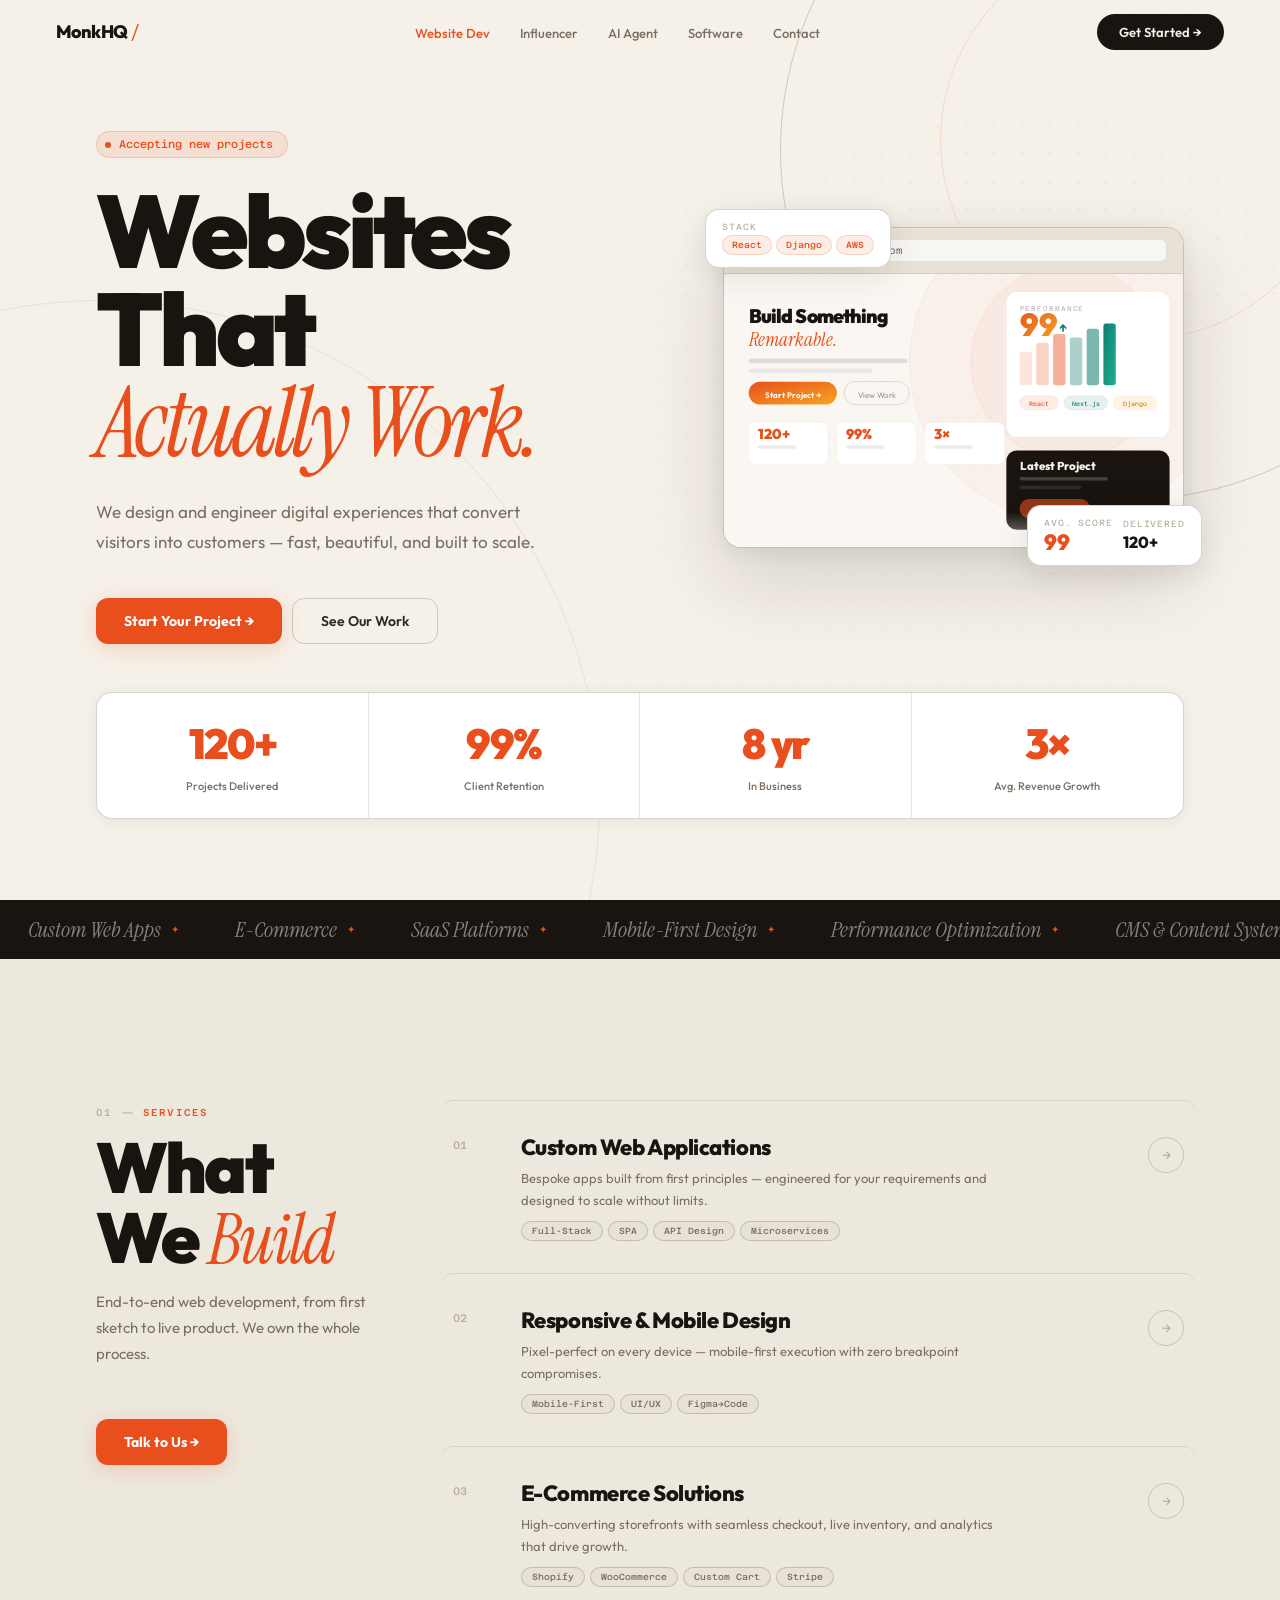
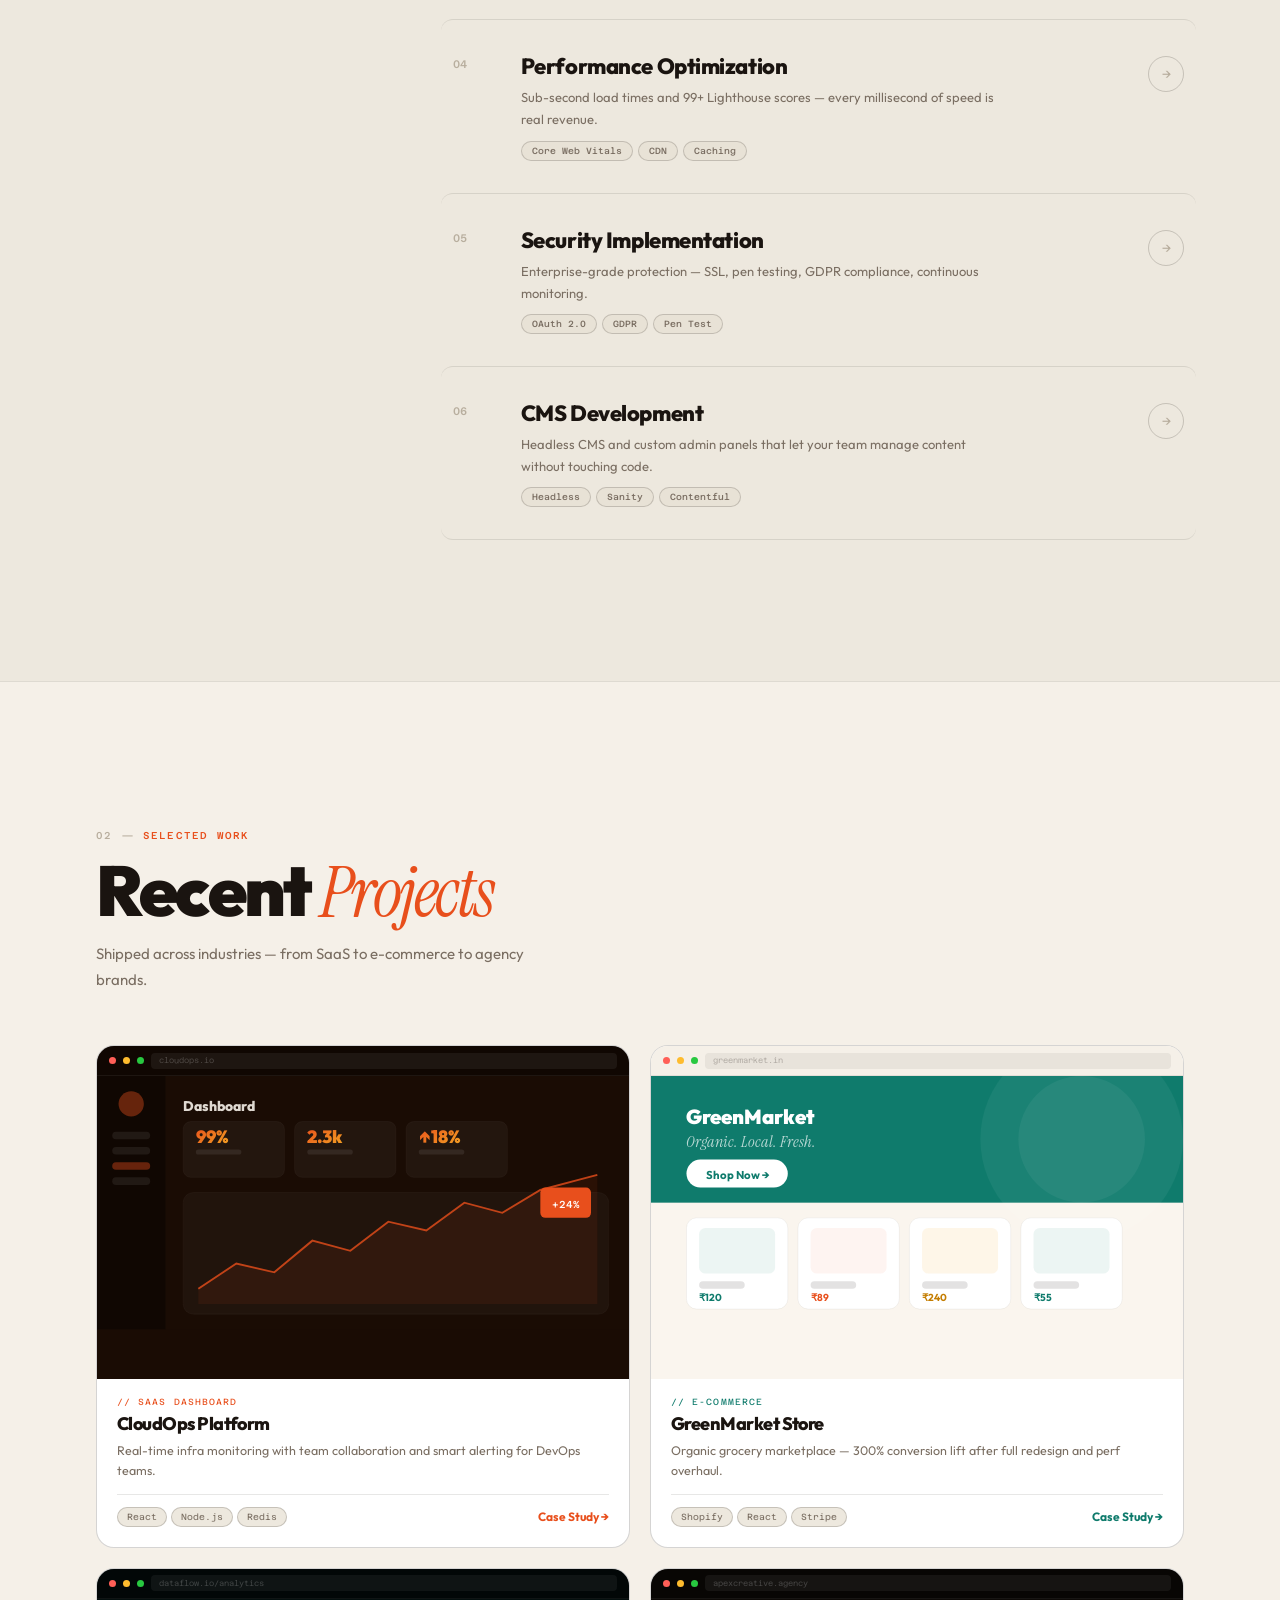
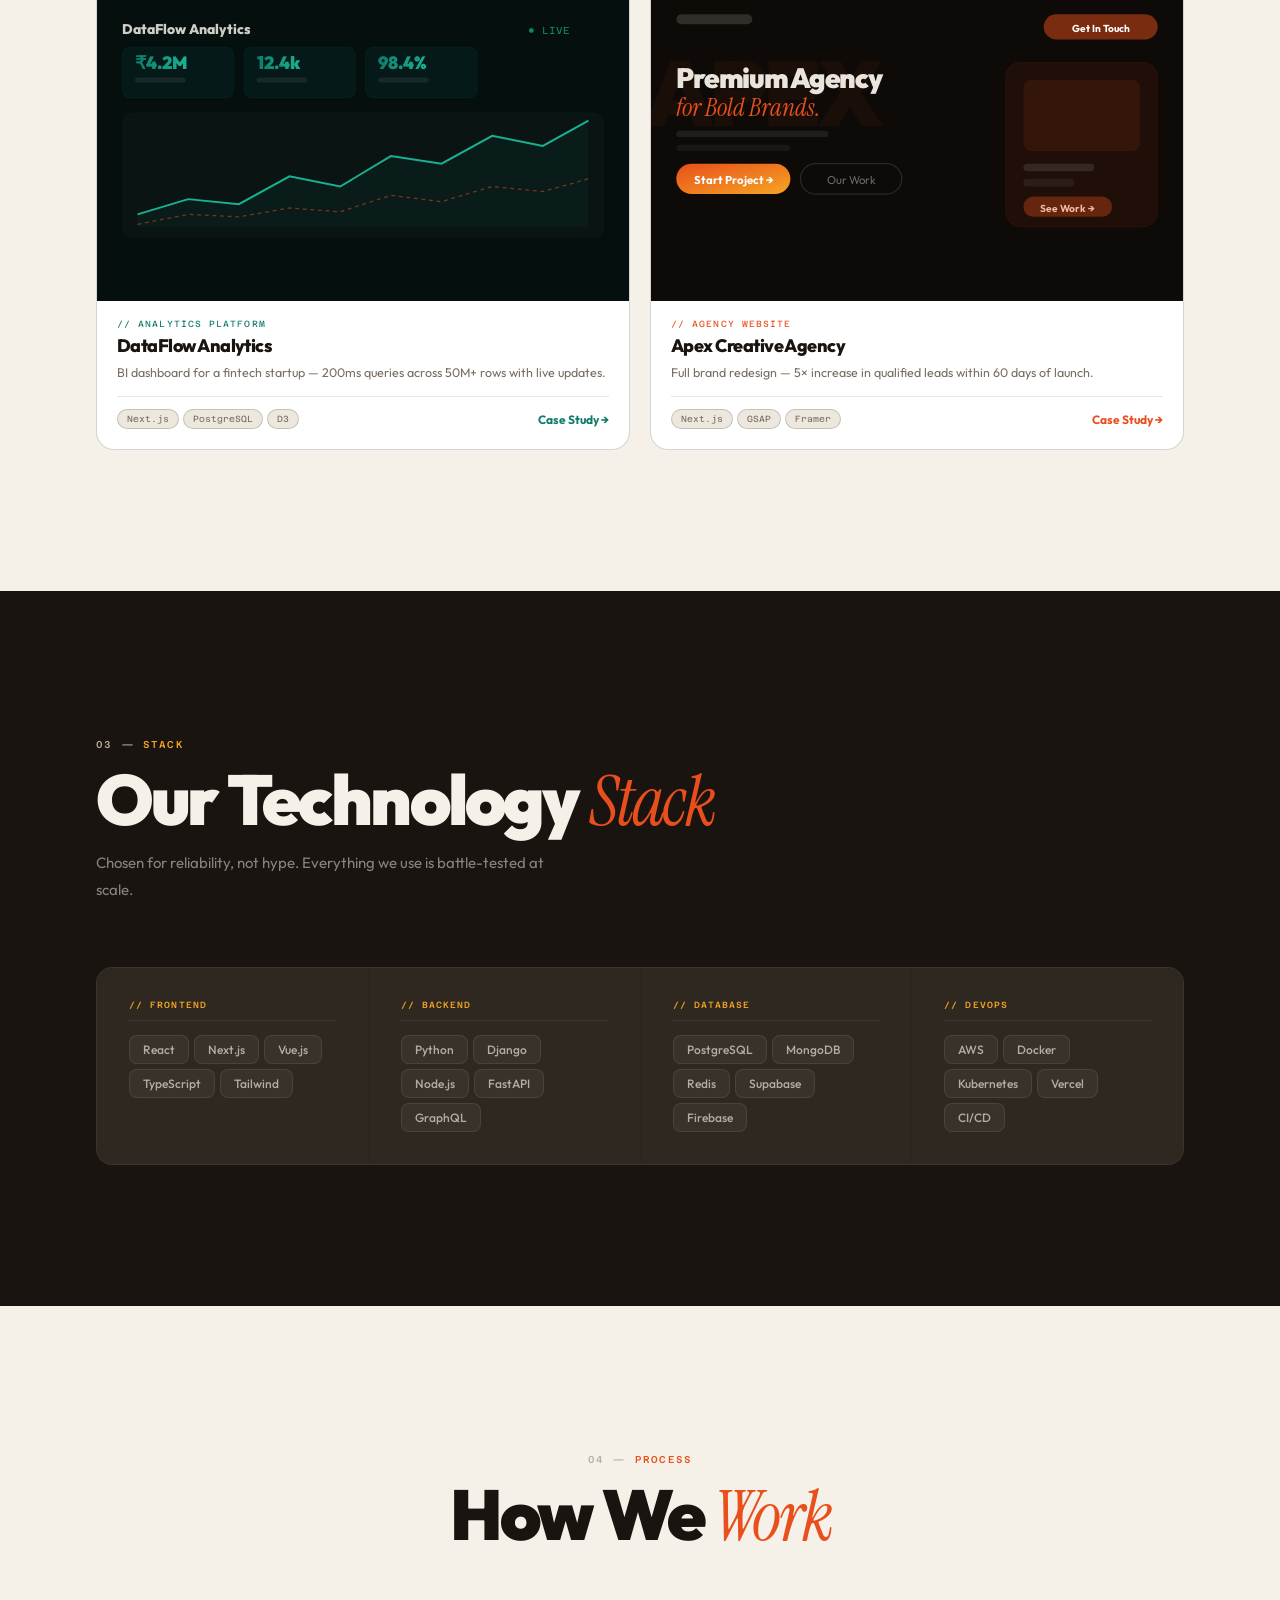
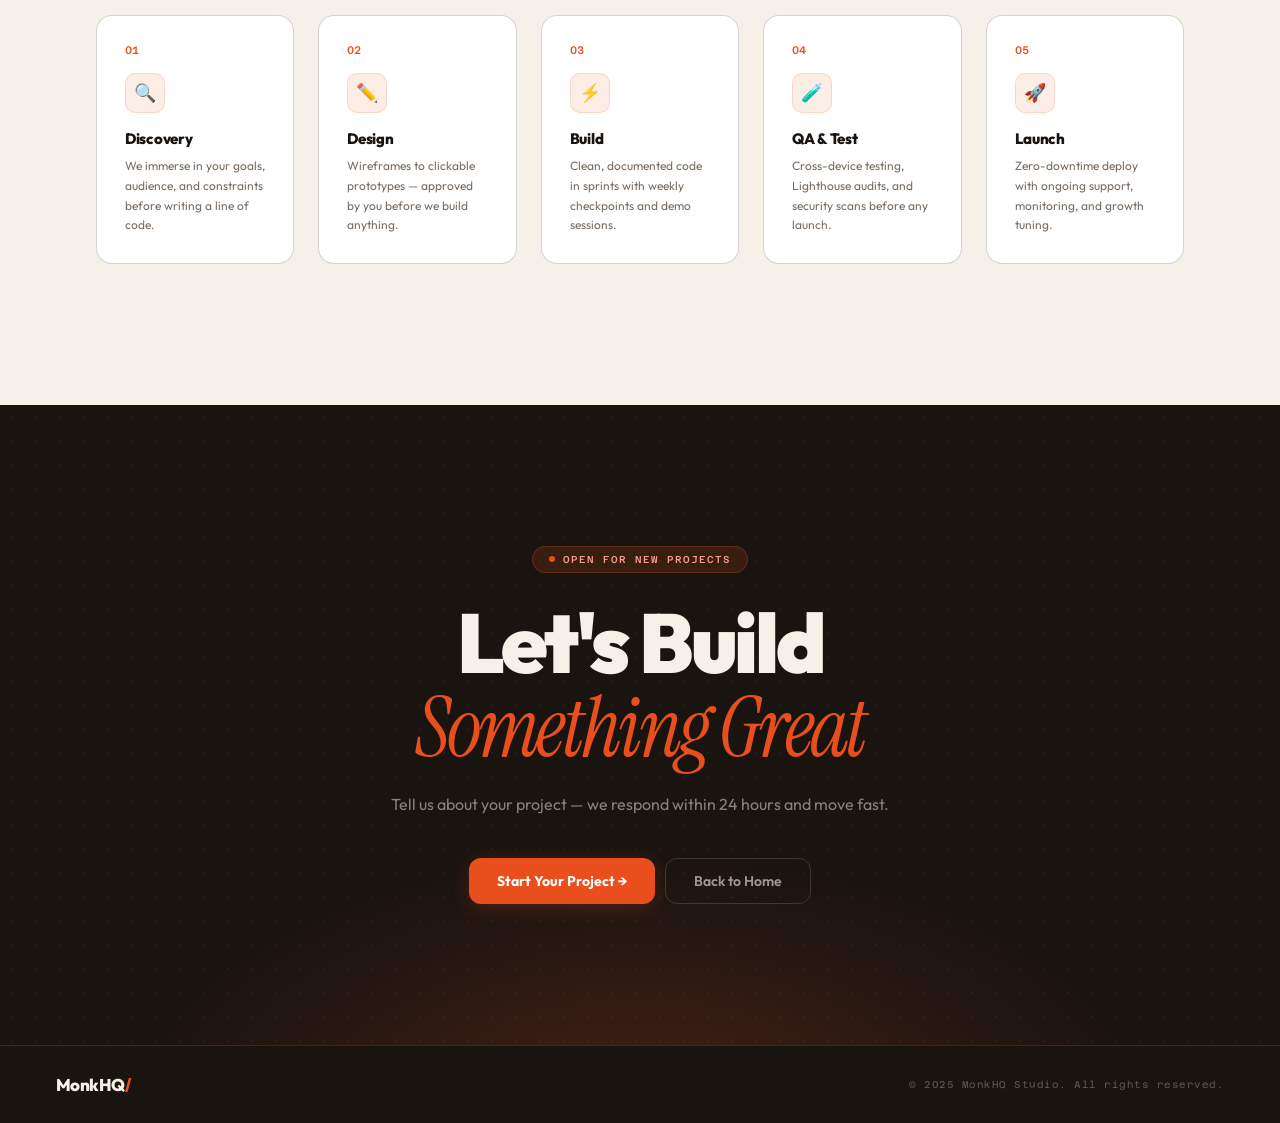
<file: website_development.html>
<!DOCTYPE html>
<html lang="en">
<head>
<meta charset="UTF-8">
<meta name="viewport" content="width=device-width, initial-scale=1.0">
<meta name="description" content="MonkHQ offers professional website development services including custom web design, e-commerce solutions, and web application development. Transform your digital presence with our expert web development team.">
<meta name="keywords" content="website development, web design, e-commerce, custom websites, web applications, full-stack development, responsive design, MonkHQ">
<meta name="author" content="MonkHQ Digital Agency">
<meta name="robots" content="index, follow">
<meta property="og:title" content="Website Development Services - MonkHQ">
<meta property="og:description" content="Professional website development services including custom web design, e-commerce solutions, and web applications by MonkHQ Digital Agency.">
<meta property="og:image" content="https://monkhq.com/static/images/website-development-og.jpg">
<meta property="og:url" content="https://monkhq.com/website-development/">
<meta property="og:type" content="website">
<meta property="og:site_name" content="MonkHQ">
<meta name="twitter:card" content="summary_large_image">
<meta name="twitter:title" content="Website Development Services - MonkHQ">
<meta name="twitter:description" content="MonkHQ offers professional website development services. Transform your digital presence with our expert web development team.">
<meta name="twitter:image" content="https://monkhq.com/static/images/website-development-og.jpg">
<link rel="canonical" href="https://monkhq.com/website-development/">
<title>Website Development — MonkHQ Studio</title>
<link rel="preconnect" href="https://fonts.googleapis.com">
<link href="https://fonts.googleapis.com/css2?family=Outfit:wght@200;300;400;500;600;700;800;900&family=Instrument+Serif:ital@0;1&family=Azeret+Mono:wght@400;500&display=swap" rel="stylesheet">
<style>
:root {
  --cream:    #f5f0e8;
  --paper:    #ede8de;
  --warm:     #e8e2d6;
  --ink:      #1a1410;
  --ink2:     #2e2820;
  --muted:    #7a6e62;
  --faint:    #b8ae9e;
  --border:   rgba(26,20,16,0.1);
  --border2:  rgba(26,20,16,0.18);

  --fire:     #e84f1c;       /* primary — burnt orange */
  --fire-d:   #c23c10;
  --fire-dim: rgba(232,79,28,0.1);
  --fire-glow:rgba(232,79,28,0.2);
  --saffron:  #f5a623;
  --teal:     #0f7b6c;
  --teal-dim: rgba(15,123,108,0.1);

  --font:     'Outfit', sans-serif;
  --serif:    'Instrument Serif', Georgia, serif;
  --mono:     'Azeret Mono', monospace;
  --ease:     cubic-bezier(0.22, 1, 0.36, 1);
}

*,*::before,*::after { box-sizing:border-box; margin:0; padding:0; }
html { scroll-behavior:smooth; }

body {
  background: var(--cream);
  color: var(--ink);
  font-family: var(--font);
  font-weight: 400;
  overflow-x: hidden;
}

::-webkit-scrollbar { width: 4px; }
::-webkit-scrollbar-track { background: var(--cream); }
::-webkit-scrollbar-thumb { background: var(--fire); border-radius: 2px; }

.container { max-width: 1200px; margin: 0 auto; padding: 0 clamp(16px,5vw,56px); }

/* ─── NAV ─── */
nav {
  position: fixed; top: 0; left: 0; right: 0; z-index: 900;
  height: 64px;
  display: flex; align-items: center; justify-content: space-between;
  padding: 0 clamp(16px,5vw,56px);
  transition: background 0.4s, border-color 0.4s, box-shadow 0.4s;
  border-bottom: 1px solid transparent;
}
nav.stuck {
  background: rgba(245,240,232,0.94);
  backdrop-filter: blur(14px);
  border-color: var(--border);
  box-shadow: 0 1px 0 var(--border);
}

.logo {
  font-family: var(--font);
  font-size: 18px; font-weight: 800;
  color: var(--ink); text-decoration: none;
  letter-spacing: -0.03em;
  z-index: 902;
  display: flex; align-items: center; gap: 3px;
}
.logo-slash { color: var(--fire); font-weight: 300; font-size: 22px; line-height: 1; }

.nav-links {
  display: flex; align-items: center; gap: 2px;
  list-style: none;
}
.nav-links a {
  font-size: 13px; font-weight: 500;
  color: var(--muted); text-decoration: none;
  padding: 7px 14px; border-radius: 8px;
  transition: color 0.2s, background 0.2s;
}
.nav-links a:hover { color: var(--ink); background: var(--paper); }
.nav-links a.active { color: var(--fire); }

.nav-cta {
  display: inline-flex; align-items: center; gap: 6px;
  background: var(--ink); color: var(--cream);
  font-size: 13px; font-weight: 600;
  padding: 10px 22px; border-radius: 100px;
  text-decoration: none;
  transition: background 0.25s, transform 0.25s;
}
.nav-cta:hover { background: var(--fire); transform: translateY(-1px); }

/* BURGER */
.burger {
  display: none; flex-direction: column; gap: 5px;
  background: none; border: none; cursor: pointer; z-index: 902; padding: 6px;
}
.burger span {
  display: block; width: 22px; height: 2px;
  background: var(--ink); border-radius: 2px;
  transition: transform 0.35s var(--ease), opacity 0.3s;
}
.burger.open span:nth-child(1) { transform: translateY(7px) rotate(45deg); }
.burger.open span:nth-child(2) { opacity: 0; }
.burger.open span:nth-child(3) { transform: translateY(-7px) rotate(-45deg); }

/* MOBILE MENU */
.mobile-menu {
  position: fixed; inset: 0; z-index: 901;
  background: var(--cream);
  display: flex; flex-direction: column;
  justify-content: center;
  padding: 80px clamp(24px,8vw,60px) 40px;
  opacity: 0; pointer-events: none;
  transition: opacity 0.35s var(--ease);
}
.mobile-menu.open { opacity: 1; pointer-events: all; }

.mobile-menu a {
  font-family: var(--font);
  font-size: clamp(32px,8vw,54px);
  font-weight: 800;
  color: var(--ink); text-decoration: none;
  display: block;
  padding: 10px 0;
  border-bottom: 1px solid var(--border);
  letter-spacing: -0.03em;
  opacity: 0; transform: translateY(16px);
  transition: opacity 0.4s var(--ease), transform 0.4s var(--ease), color 0.2s;
}
.mobile-menu.open a { opacity: 1; transform: translateY(0); }
.mobile-menu a:nth-child(1){transition-delay:0.05s}
.mobile-menu a:nth-child(2){transition-delay:0.10s}
.mobile-menu a:nth-child(3){transition-delay:0.15s}
.mobile-menu a:nth-child(4){transition-delay:0.20s}
.mobile-menu a:nth-child(5){transition-delay:0.25s}
.mobile-menu a:hover { color: var(--fire); padding-left: 10px; }

.m-cta-wrap {
  margin-top: 32px;
  opacity: 0; transition: opacity 0.4s 0.3s;
}
.mobile-menu.open .m-cta-wrap { opacity: 1; }
.m-cta-btn {
  display: inline-flex; align-items: center;
  background: var(--ink); color: var(--cream);
  font-size: 15px; font-weight: 700;
  padding: 14px 32px; border-radius: 100px;
  text-decoration: none;
}

/* ─── LAYOUT ─── */
section { padding: clamp(80px,11vw,148px) 0; }

.eyebrow {
  display: inline-flex; align-items: center; gap: 8px;
  font-family: var(--mono);
  font-size: 10px; font-weight: 500;
  color: var(--fire);
  letter-spacing: 0.12em; text-transform: uppercase;
  margin-bottom: 14px;
}
.eyebrow-num { color: var(--faint); }

h2.sh {
  font-family: var(--font);
  font-size: clamp(38px,5.5vw,72px);
  font-weight: 900;
  letter-spacing: -0.04em;
  line-height: 1;
  margin-bottom: 14px;
}
h2.sh em {
  font-family: var(--serif);
  font-style: italic;
  font-weight: 400;
  color: var(--fire);
}

.sub-text {
  font-size: 15px; color: var(--muted);
  line-height: 1.75; max-width: 460px;
  margin-bottom: 52px;
}

.divider {
  width: 100%; height: 1px;
  background: var(--border);
}

/* ─── HERO ─── */
.hero {
  min-height: 100vh;
  padding: 130px 0 80px;
  display: flex; align-items: center;
  position: relative; overflow: hidden;
}

/* big textured circle bg */
.hero-ring {
  position: absolute;
  border-radius: 50%;
  border: 1px solid var(--border2);
  pointer-events: none;
}
.hr1 { width: 700px; height: 700px; top: -200px; right: -200px; }
.hr2 { width: 400px; height: 400px; top: -60px; right: -60px; border-color: rgba(232,79,28,0.15); }
.hr3 { width: 1000px; height: 1000px; bottom: -400px; left: -400px; opacity: 0.4; }

/* dot grid */
.hero::after {
  content: '';
  position: absolute; inset: 0;
  background-image: radial-gradient(circle, rgba(26,20,16,0.07) 1px, transparent 1px);
  background-size: 28px 28px;
  pointer-events: none;
  mask-image: radial-gradient(ellipse 80% 70% at 80% 30%, black, transparent);
  -webkit-mask-image: radial-gradient(ellipse 80% 70% at 80% 30%, black, transparent);
}

.hero-grid {
  display: grid;
  grid-template-columns: 1.1fr 0.9fr;
  gap: clamp(40px,5vw,80px);
  align-items: center;
  position: relative; z-index: 2;
}
@media(max-width:860px){ .hero-grid { grid-template-columns:1fr; } }

.hero-tag {
  display: inline-flex; align-items: center; gap: 8px;
  background: var(--fire-dim);
  border: 1px solid rgba(232,79,28,0.2);
  border-radius: 100px;
  padding: 6px 14px 6px 8px;
  font-family: var(--mono);
  font-size: 11px; font-weight: 500; color: var(--fire);
  margin-bottom: 24px;
}
.hero-tag-dot {
  width: 6px; height: 6px; border-radius: 50%;
  background: var(--fire);
  animation: pulse 2s ease infinite;
}
@keyframes pulse { 0%,100%{opacity:1;transform:scale(1)} 50%{opacity:0.4;transform:scale(1.6)} }

h1.hero-h {
  font-family: var(--font);
  font-size: clamp(52px,8vw,104px);
  font-weight: 900;
  letter-spacing: -0.04em;
  line-height: 0.95;
  margin-bottom: 28px;
}
h1.hero-h .serif-line {
  font-family: var(--serif);
  font-style: italic;
  font-weight: 400;
  color: var(--fire);
  display: block;
  font-size: 0.95em;
}

.hero-desc {
  font-size: clamp(15px,1.5vw,17px);
  color: var(--muted); line-height: 1.78;
  max-width: 450px; margin-bottom: 40px;
}

.hero-btns { display: flex; gap: 10px; flex-wrap: wrap; }

.btn-fire {
  display: inline-flex; align-items: center; gap: 8px;
  background: var(--fire); color: #fff;
  font-size: 14px; font-weight: 700;
  padding: 14px 28px; border-radius: 12px;
  text-decoration: none;
  transition: background 0.25s, transform 0.25s, box-shadow 0.25s;
  box-shadow: 0 4px 20px var(--fire-glow);
}
.btn-fire:hover { background: var(--fire-d); transform: translateY(-2px); box-shadow: 0 8px 32px var(--fire-glow); }

.btn-outline {
  display: inline-flex; align-items: center; gap: 8px;
  background: transparent; color: var(--ink2);
  font-size: 14px; font-weight: 600;
  padding: 13px 28px; border-radius: 12px;
  border: 1.5px solid var(--border2);
  text-decoration: none;
  transition: border-color 0.25s, background 0.25s, transform 0.25s;
}
.btn-outline:hover { border-color: var(--ink); background: var(--paper); transform: translateY(-2px); }

/* ─── HERO BROWSER ─── */
.hero-visual { position: relative; }

.browser {
  background: var(--paper);
  border: 1.5px solid var(--border2);
  border-radius: 18px;
  overflow: hidden;
  box-shadow:
    0 2px 0 rgba(255,255,255,0.8) inset,
    0 32px 80px rgba(26,20,16,0.14),
    0 4px 24px rgba(26,20,16,0.08);
}
.brow {
  display: flex; align-items: center; gap: 10px;
  padding: 11px 16px;
  background: var(--warm);
  border-bottom: 1px solid var(--border);
}
.b-dots { display: flex; gap: 5px; }
.bd { width:10px; height:10px; border-radius:50%; }
.bd-r{background:#ff5f57}.bd-y{background:#febc2e}.bd-g{background:#28c840}
.b-addr {
  flex: 1;
  background: rgba(255,255,255,0.7);
  border: 1px solid var(--border);
  border-radius: 6px;
  padding: 5px 12px;
  font-family: var(--mono);
  font-size: 10px; color: var(--muted);
  display: flex; align-items: center; gap: 5px;
}
.b-lock { color: var(--teal); font-size: 9px; }

/* SVG snapshot inside browser */
.b-body { display: block; background: #faf7f2; }

/* floating cards */
.float-card {
  position: absolute;
  background: #fff;
  border: 1.5px solid var(--border2);
  border-radius: 14px;
  padding: 12px 16px;
  box-shadow: 0 8px 32px rgba(26,20,16,0.1);
}
.fc-tl { top: -18px; left: -18px; }
.fc-br { bottom: -18px; right: -18px; display: flex; align-items: center; gap: 10px; }
.fc-label { font-family: var(--mono); font-size: 9px; color: var(--faint); letter-spacing: 0.1em; text-transform: uppercase; margin-bottom: 3px; }
.fc-val { font-family: var(--font); font-size: 22px; font-weight: 900; color: var(--fire); line-height: 1; }
.fc-sub { font-size: 11px; color: var(--muted); }
.fc-stack { display: flex; gap: 4px; }
.fc-chip {
  font-family: var(--mono); font-size: 9px; font-weight: 500;
  padding: 4px 9px; border-radius: 100px;
  background: var(--fire-dim); border: 1px solid rgba(232,79,28,0.18);
  color: var(--fire);
}

/* ─── STATS ─── */
.stats-strip {
  display: grid; grid-template-columns: repeat(4,1fr);
  border: 1.5px solid var(--border2);
  border-radius: 16px; overflow: hidden;
  background: #fff;
  margin-top: 48px;
  box-shadow: 0 2px 16px rgba(26,20,16,0.06);
}
.stat {
  padding: 24px 18px; text-align: center;
  border-right: 1px solid var(--border);
}
.stat:last-child { border-right: none; }
.stat-n {
  font-family: var(--font);
  font-size: clamp(26px,3.5vw,42px);
  font-weight: 900;
  color: var(--fire);
  letter-spacing: -0.04em;
  display: block; margin-bottom: 4px;
}
.stat-l { font-size: 11px; color: var(--muted); font-weight: 500; }

/* ─── MARQUEE ─── */
.marquee-wrap {
  overflow: hidden;
  border-top: 1px solid var(--border);
  border-bottom: 1px solid var(--border);
  background: var(--ink);
  padding: 14px 0;
}
.marquee-track {
  display: flex; white-space: nowrap;
  animation: ticker 28s linear infinite;
}
.mi {
  display: inline-flex; align-items: center; gap: 10px;
  padding: 0 28px;
  font-family: var(--serif);
  font-style: italic;
  font-size: clamp(16px,2vw,22px);
  color: rgba(245,240,232,0.5);
}
.mi-sep { color: var(--fire); font-style: normal; font-size: 10px; }
@keyframes ticker { from{transform:translateX(0)} to{transform:translateX(-50%)} }

/* ─── SERVICES ─── */
.svc-bg { background: var(--paper); }

.svc-layout {
  display: grid;
  grid-template-columns: 280px 1fr;
  gap: clamp(40px,6vw,80px);
  align-items: start;
}
@media(max-width:860px){ .svc-layout { grid-template-columns: 1fr; } }

.svc-sticky { position: sticky; top: 90px; }

.svc-list { display: flex; flex-direction: column; gap: 0; }

.svc-item {
  display: grid;
  grid-template-columns: 48px 1fr auto;
  align-items: start;
  gap: 20px;
  padding: clamp(20px,3vw,32px) 0;
  border-top: 1px solid var(--border);
  cursor: default;
  transition: background 0.3s;
  border-radius: 12px;
  padding-left: 12px; padding-right: 12px;
  margin-left: -12px; margin-right: -12px;
}
.svc-item:last-child { border-bottom: 1px solid var(--border); }
.svc-item:hover { background: rgba(232,79,28,0.05); }

.svc-n {
  font-family: var(--mono);
  font-size: 11px; font-weight: 500;
  color: var(--faint);
  padding-top: 6px;
}
.svc-item:hover .svc-n { color: var(--fire); }

.svc-body {}
.svc-title {
  font-family: var(--font);
  font-size: clamp(17px,1.8vw,22px);
  font-weight: 800;
  letter-spacing: -0.02em;
  margin-bottom: 6px;
  transition: color 0.25s;
}
.svc-item:hover .svc-title { color: var(--fire); }
.svc-desc { font-size: 13px; color: var(--muted); line-height: 1.7; max-width: 480px; margin-bottom: 10px; }
.svc-tags { display: flex; flex-wrap: wrap; gap: 5px; }
.svc-t {
  font-family: var(--mono);
  font-size: 9px; font-weight: 500;
  padding: 4px 10px; border-radius: 100px;
  background: var(--warm); border: 1px solid var(--border2);
  color: var(--muted);
  transition: all 0.2s;
}
.svc-item:hover .svc-t { background: var(--fire-dim); border-color: rgba(232,79,28,0.2); color: var(--fire); }

.svc-arrow {
  width: 36px; height: 36px; border-radius: 50%;
  border: 1.5px solid var(--border2);
  display: flex; align-items: center; justify-content: center;
  color: var(--faint); font-size: 14px;
  flex-shrink: 0; margin-top: 4px;
  transition: all 0.3s var(--ease);
}
.svc-item:hover .svc-arrow { background: var(--fire); border-color: var(--fire); color: #fff; transform: rotate(-45deg); }

/* ─── PROJECTS ─── */
.proj-bg { background: var(--cream); }

.proj-grid {
  display: grid;
  grid-template-columns: repeat(2,1fr);
  gap: clamp(14px,2vw,20px);
}
@media(max-width:680px){ .proj-grid { grid-template-columns:1fr; } }

.proj-card {
  background: #fff;
  border: 1.5px solid var(--border2);
  border-radius: 18px;
  overflow: hidden;
  transition: transform 0.35s var(--ease), box-shadow 0.35s, border-color 0.3s;
}
.proj-card:hover {
  transform: translateY(-6px);
  box-shadow: 0 20px 60px rgba(232,79,28,0.1);
  border-color: rgba(232,79,28,0.3);
}

.proj-snap {
  aspect-ratio: 16/10;
  position: relative; overflow: hidden;
}

/* Browser chrome inside card */
.psnap-bar {
  display: flex; align-items: center; gap: 7px;
  padding: 8px 12px;
  height: 30px;
  border-bottom: 1px solid rgba(0,0,0,0.07);
}
.psd {width:7px;height:7px;border-radius:50%;}
.psd-r{background:#ff5f57}.psd-y{background:#febc2e}.psd-g{background:#28c840}
.psu {
  flex:1; background:rgba(0,0,0,0.05); border-radius:4px;
  height:16px; display:flex; align-items:center; padding:0 8px;
  font-family:var(--mono); font-size:8px; color:rgba(0,0,0,0.25);
}

/* SNAP 1 — SaaS, orange/warm */
.snap1 { background: #1a0c04; }
.snap1 .psnap-bar { background: rgba(0,0,0,0.4); border-color: rgba(255,255,255,0.06); }
.snap1 .psu { background: rgba(255,255,255,0.06); color: rgba(255,255,255,0.2); }

/* SNAP 2 — Analytics, teal/dark */
.snap2 { background: #040f0e; }
.snap2 .psnap-bar { background: rgba(0,0,0,0.5); border-color: rgba(255,255,255,0.05); }
.snap2 .psu { background: rgba(255,255,255,0.05); color: rgba(255,255,255,0.2); }

/* SNAP 3 — E-comm, cream/light */
.snap3 { background: #faf5ee; }
.snap3 .psnap-bar { background: rgba(245,240,232,0.9); border-color: rgba(26,20,16,0.08); }
.snap3 .psu { background: rgba(26,20,16,0.06); color: rgba(26,20,16,0.3); }

/* SNAP 4 — Agency, dark ink */
.snap4 { background: #0d0a07; }
.snap4 .psnap-bar { background: rgba(0,0,0,0.4); border-color: rgba(255,255,255,0.06); }
.snap4 .psu { background: rgba(255,255,255,0.06); color: rgba(255,255,255,0.2); }

.proj-overlay {
  position: absolute; inset: 0;
  background: linear-gradient(to top, rgba(26,20,16,0.9) 0%, transparent 60%);
  display: flex; align-items: flex-end; padding: 14px;
  opacity: 0; transition: opacity 0.3s;
}
.proj-card:hover .proj-overlay { opacity: 1; }
.ov-pill {
  display: inline-flex; align-items: center; gap: 6px;
  background: var(--fire); color: #fff;
  font-size: 11px; font-weight: 700;
  padding: 7px 16px; border-radius: 100px;
}

.proj-info { padding: 18px 20px 20px; }
.proj-cat { font-family: var(--mono); font-size: 9px; color: var(--fire); letter-spacing: 0.12em; text-transform: uppercase; margin-bottom: 5px; }
.proj-title { font-family: var(--font); font-size: 18px; font-weight: 800; letter-spacing: -0.03em; margin-bottom: 5px; }
.proj-desc { font-size: 12.5px; color: var(--muted); line-height: 1.6; }
.proj-footer {
  display: flex; justify-content: space-between; align-items: center;
  margin-top: 14px; padding-top: 12px; border-top: 1px solid var(--border);
}
.proj-stack { display: flex; gap: 4px; }
.proj-pill {
  font-family: var(--mono); font-size: 9px;
  padding: 4px 9px; border-radius: 100px;
  background: var(--paper); border: 1px solid var(--border2);
  color: var(--muted);
}
.proj-link {
  font-size: 12px; font-weight: 700; color: var(--fire);
  text-decoration: none; display: flex; align-items: center; gap: 4px;
  transition: gap 0.2s;
}
.proj-link:hover { gap: 8px; }

/* ─── TECH ─── */
.tech-bg { background: var(--ink); }
.tech-bg .eyebrow { color: var(--saffron); }
.tech-bg h2.sh { color: var(--cream); }
.tech-bg h2.sh em { color: var(--fire); }
.tech-bg .sub-text { color: rgba(245,240,232,0.5); }

.tech-grid {
  display: grid; grid-template-columns: repeat(4,1fr);
  gap: 1px; background: rgba(255,255,255,0.07);
  border: 1px solid rgba(255,255,255,0.07);
  border-radius: 16px; overflow: hidden;
}
@media(max-width:700px){ .tech-grid { grid-template-columns: repeat(2,1fr); } }
@media(max-width:380px){ .tech-grid { grid-template-columns: 1fr; } }

.tech-cell {
  background: var(--ink2);
  padding: clamp(20px,3vw,32px);
  transition: background 0.3s;
}
.tech-cell:hover { background: #3a2e24; }
.tc-label {
  font-family: var(--mono); font-size: 9px; font-weight: 500;
  color: var(--saffron); letter-spacing: 0.12em; text-transform: uppercase;
  margin-bottom: 14px; padding-bottom: 10px;
  border-bottom: 1px solid rgba(255,255,255,0.07);
}
.tc-pills { display: flex; flex-wrap: wrap; gap: 5px; }
.tc-pill {
  font-size: 12px; font-weight: 500;
  padding: 6px 13px; border-radius: 8px;
  background: rgba(255,255,255,0.05);
  border: 1px solid rgba(255,255,255,0.08);
  color: rgba(245,240,232,0.65);
  cursor: default; transition: all 0.2s;
}
.tc-pill:hover { background: var(--fire-dim); border-color: rgba(232,79,28,0.3); color: #f5a090; }

/* ─── PROCESS ─── */
.proc-bg { background: var(--cream); }

.proc-steps {
  display: grid; grid-template-columns: repeat(5,1fr);
  gap: clamp(16px,2vw,24px);
}
@media(max-width:860px){ .proc-steps { grid-template-columns: 1fr 1fr; } }
@media(max-width:440px){ .proc-steps { grid-template-columns: 1fr; } }

.proc-step {
  background: #fff;
  border: 1.5px solid var(--border2);
  border-radius: 16px;
  padding: clamp(20px,3vw,28px);
  transition: border-color 0.3s, transform 0.3s var(--ease), box-shadow 0.3s;
}
.proc-step:hover {
  border-color: var(--fire);
  transform: translateY(-4px);
  box-shadow: 0 12px 40px var(--fire-glow);
}
.proc-num {
  font-family: var(--mono);
  font-size: 11px; font-weight: 500;
  color: var(--fire); margin-bottom: 16px;
}
.proc-icon {
  width: 40px; height: 40px; border-radius: 10px;
  background: var(--fire-dim); border: 1px solid rgba(232,79,28,0.15);
  display: flex; align-items: center; justify-content: center;
  margin-bottom: 16px;
  font-size: 18px;
}
.proc-title {
  font-family: var(--font);
  font-size: 15px; font-weight: 800;
  letter-spacing: -0.02em;
  margin-bottom: 8px;
  transition: color 0.25s;
}
.proc-step:hover .proc-title { color: var(--fire); }
.proc-desc { font-size: 12px; color: var(--muted); line-height: 1.65; }

/* ─── CTA ─── */
.cta-bg {
  background: var(--ink);
  position: relative; overflow: hidden;
}
.cta-bg::before {
  content: '';
  position: absolute; inset: 0;
  background: radial-gradient(ellipse 60% 60% at 50% 110%, rgba(232,79,28,0.2), transparent 65%);
  pointer-events: none;
}
.cta-bg::after {
  content: '';
  position: absolute; inset: 0;
  background-image: radial-gradient(circle, rgba(245,240,232,0.04) 1px, transparent 1px);
  background-size: 24px 24px;
  pointer-events: none;
}
.cta-inner {
  text-align: center; max-width: 720px; margin: 0 auto;
  position: relative; z-index: 2;
}
.cta-eyebrow {
  display: inline-flex; align-items: center; gap: 8px;
  background: rgba(232,79,28,0.15);
  border: 1px solid rgba(232,79,28,0.25);
  border-radius: 100px;
  padding: 7px 16px;
  font-family: var(--mono); font-size: 10px; font-weight: 500;
  color: #f5a090; letter-spacing: 0.1em; text-transform: uppercase;
  margin-bottom: 28px;
}
h2.cta-h {
  font-family: var(--font);
  font-size: clamp(40px,6.5vw,88px);
  font-weight: 900;
  letter-spacing: -0.04em;
  line-height: 1;
  color: var(--cream);
  margin-bottom: 20px;
}
h2.cta-h em {
  font-family: var(--serif);
  font-style: italic; font-weight: 400;
  color: var(--fire);
}
.cta-p { font-size: 16px; color: rgba(245,240,232,0.5); line-height: 1.75; margin-bottom: 40px; }
.cta-btns { display: flex; justify-content: center; gap: 10px; flex-wrap: wrap; }

.btn-cream {
  display: inline-flex; align-items: center; gap: 8px;
  background: var(--cream); color: var(--ink);
  font-size: 14px; font-weight: 700;
  padding: 14px 28px; border-radius: 12px;
  text-decoration: none;
  transition: background 0.25s, transform 0.25s;
}
.btn-cream:hover { background: #fff; transform: translateY(-2px); }

.btn-ghost-light {
  display: inline-flex; align-items: center; gap: 8px;
  background: transparent; color: rgba(245,240,232,0.6);
  font-size: 14px; font-weight: 600;
  padding: 13px 28px; border-radius: 12px;
  border: 1.5px solid rgba(245,240,232,0.15);
  text-decoration: none;
  transition: border-color 0.25s, color 0.25s, transform 0.25s;
}
.btn-ghost-light:hover { border-color: rgba(245,240,232,0.4); color: var(--cream); transform: translateY(-2px); }

/* ─── FOOTER ─── */
footer {
  padding: 28px clamp(16px,5vw,56px);
  display: flex; align-items: center; justify-content: space-between;
  flex-wrap: wrap; gap: 12px;
  border-top: 1px solid rgba(245,240,232,0.1);
  background: var(--ink);
}
.f-logo { font-family: var(--font); font-size: 17px; font-weight: 800; color: var(--cream); text-decoration: none; letter-spacing: -0.03em; }
.f-logo span { color: var(--fire); }
.f-copy { font-family: var(--mono); font-size: 10px; color: rgba(245,240,232,0.3); letter-spacing: 0.05em; }

/* ─── REVEAL ─── */
.reveal { opacity:0; transform:translateY(22px); transition: opacity 0.85s var(--ease), transform 0.85s var(--ease); }
.reveal.in { opacity:1; transform:translateY(0); }
.d1{transition-delay:0.08s}.d2{transition-delay:0.16s}.d3{transition-delay:0.24s}.d4{transition-delay:0.32s}

/* ─── HERO ANIMATIONS ─── */
@keyframes fadeUp { from{opacity:0;transform:translateY(24px)} to{opacity:1;transform:translateY(0)} }
.h-a1 { opacity:0; animation: fadeUp 0.85s var(--ease) 0.15s forwards; }
.h-a2 { opacity:0; animation: fadeUp 0.85s var(--ease) 0.30s forwards; }
.h-a3 { opacity:0; animation: fadeUp 0.85s var(--ease) 0.45s forwards; }
.h-a4 { opacity:0; animation: fadeUp 0.85s var(--ease) 0.60s forwards; }
.h-a5 { opacity:0; animation: fadeUp 0.85s var(--ease) 0.85s forwards; }

@media(max-width:768px){
  .nav-links, .nav-cta { display:none; }
  .burger { display:flex; }
  .stats-strip { grid-template-columns: repeat(2,1fr); }
  .stat:nth-child(2) { border-right: none; }
  .stat:nth-child(3) { border-top: 1px solid var(--border); }
}
@media(max-width:440px){
  .stats-strip { grid-template-columns: 1fr; }
}

/* ─── CONTACT FORM STYLES ─── */
.contact-form-section {
  padding: clamp(80px, 12vw, 160px) 0;
  background: var(--surface, #121212);
}

.contact-form-wrapper {
  max-width: 1000px;
  margin: 0 auto;
  display: grid;
  grid-template-columns: 1fr 1.5fr;
  gap: clamp(40px, 6vw, 80px);
  align-items: start;
}

@media (max-width: 860px) {
  .contact-form-wrapper {
    grid-template-columns: 1fr;
    gap: 3rem;
  }
}

.contact-form-header {
  margin-bottom: 2rem;
}

.contact-eyebrow {
  font-size: 0.6rem;
  letter-spacing: 0.3em;
  text-transform: uppercase;
  color: var(--gold, #591204);
  display: flex;
  align-items: center;
  gap: 12px;
  margin-bottom: 1rem;
}

.contact-eyebrow::before {
  content: '';
  display: block;
  width: 32px;
  height: 1px;
  background: var(--gold, #591204);
}

.contact-title {
  font-family: 'Playfair Display', serif;
  font-size: clamp(2rem, 4vw, 3rem);
  font-weight: 700;
  line-height: 1.1;
  color: var(--text, #F5F5F0);
  margin-bottom: 1rem;
}

.contact-title em {
  font-style: italic;
  font-weight: 400;
  color: var(--gold, #591204);
}

.contact-desc {
  font-size: 0.9rem;
  line-height: 1.7;
  color: var(--muted, #a0a0a0);
  max-width: 400px;
}

.form-group {
  margin-bottom: 1.5rem;
}

.form-label {
  display: block;
  font-size: 0.7rem;
  letter-spacing: 0.15em;
  text-transform: uppercase;
  color: var(--gold, #591204);
  margin-bottom: 0.5rem;
  font-weight: 500;
}

.form-input,
.form-select,
.form-textarea {
  width: 100%;
  padding: 1rem;
  background: var(--obsidian, #0a0606);
  border: 1px solid var(--ash, #4a2020);
  border-radius: 2px;
  color: var(--ivory, #f5eeea);
  font-family: 'Jost', sans-serif;
  font-size: 0.9rem;
  transition: all 0.3s ease;
}

.form-input:focus,
.form-select:focus,
.form-textarea:focus {
  outline: none;
  border-color: var(--gold, #591204);
  box-shadow: 0 0 0 2px rgba(89,18,4,0.1);
}

.form-textarea {
  min-height: 120px;
  resize: vertical;
}

.form-row {
  display: grid;
  grid-template-columns: 1fr 1fr;
  gap: 1rem;
}

@media (max-width: 540px) {
  .form-row {
    grid-template-columns: 1fr;
  }
}

.submit-btn {
  font-family: 'Jost', sans-serif;
  font-size: 0.6rem;
  letter-spacing: 0.3em;
  text-transform: uppercase;
  color: var(--obsidian, #0a0606);
  background: var(--gold, #591204);
  padding: 1rem 2.5rem;
  border: none;
  border-radius: 2px;
  cursor: pointer;
  transition: all 0.3s ease;
  font-weight: 500;
}

.submit-btn:hover {
  background: var(--gold-light, #8b1c06);
  transform: translateY(-2px);
  box-shadow: 0 4px 12px rgba(89,18,4,0.2);
}

.alert {
  padding: 1rem;
  border-radius: 2px;
  margin-bottom: 1rem;
  font-size: 0.9rem;
}

.alert-success {
  background: rgba(89, 18, 4, 0.1);
  border: 1px solid var(--gold, #591204);
  color: var(--ivory, #f5eeea);
}

.alert-error {
  background: rgba(200, 50, 50, 0.1);
  border: 1px solid #c83232;
  color: #ff6b6b;
}
</style>
</head>
<body>

<!-- NAV -->
<nav id="nav">
  <a href="/" class="logo">MonkHQ<span class="logo-slash">/</span></a>

  <ul class="nav-links">
    <li><a href="/website-development/" class="active">Website Dev</a></li>
    <li><a href="/influencer-marketing/">Influencer</a></li>
    <li><a href="/ai-agent/">AI Agent</a></li>
    <li><a href="/software-store/">Software</a></li>
    <li><a href="/contact/">Contact</a></li>
  </ul>

  <a href="/contact/" class="nav-cta">Get Started →</a>

  <button class="burger" id="burger" aria-label="Menu">
    <span></span><span></span><span></span>
  </button>
</nav>

<div class="mobile-menu" id="mobileMenu">
  <a href="/website-development/">Website Development</a>
  <a href="/influencer-marketing/">Influencer Marketing</a>
  <a href="/ai-agent/">AI Agent</a>
  <a href="/software-store/">Software Store</a>
  <a href="/contact/">Contact</a>
  <div class="m-cta-wrap">
    <a href="/contact/" class="m-cta-btn">Get Started →</a>
  </div>
</div>

<!-- HERO -->
<section class="hero">
  <div class="hero-ring hr1"></div>
  <div class="hero-ring hr2"></div>
  <div class="hero-ring hr3"></div>

  <div class="container" style="width:100%;position:relative;z-index:2">
    <div class="hero-grid">

      <!-- LEFT -->
      <div>
        <div class="hero-tag h-a1">
          <span class="hero-tag-dot"></span>
          Accepting new projects
        </div>
        <h1 class="hero-h h-a2">
          Websites That<br>
          <span class="serif-line">Actually Work.</span>
        </h1>
        <p class="hero-desc h-a3">We design and engineer digital experiences that convert visitors into customers — fast, beautiful, and built to scale.</p>
        <div class="hero-btns h-a4">
          <a href="/contact/" class="btn-fire">Start Your Project →</a>
          <a href="#work" class="btn-outline">See Our Work</a>
        </div>
      </div>

      <!-- RIGHT — browser mockup -->
      <div class="hero-visual h-a5">
        <div class="float-card fc-tl">
          <div class="fc-label">Stack</div>
          <div class="fc-stack">
            <span class="fc-chip">React</span>
            <span class="fc-chip">Django</span>
            <span class="fc-chip">AWS</span>
          </div>
        </div>

        <div class="browser">
          <div class="brow">
            <div class="b-dots"><div class="bd bd-r"></div><div class="bd bd-y"></div><div class="bd bd-g"></div></div>
            <div class="b-addr"><span class="b-lock">🔒</span> yoursite.com</div>
          </div>
          <svg class="b-body" viewBox="0 0 520 310" xmlns="http://www.w3.org/2000/svg">
            <!-- bg -->
            <rect width="520" height="310" fill="#faf7f2"/>
            <!-- dot grid -->
            <defs>
              <pattern id="dots" width="20" height="20" patternUnits="userSpaceOnUse">
                <circle cx="1" cy="1" r="0.8" fill="rgba(26,20,16,0.07)"/>
              </pattern>
              <linearGradient id="og" x1="0%" y1="0%" x2="100%" y2="100%">
                <stop offset="0%" stop-color="#e84f1c"/>
                <stop offset="100%" stop-color="#f5a623"/>
              </linearGradient>
              <linearGradient id="tg" x1="0%" y1="0%" x2="100%" y2="100%">
                <stop offset="0%" stop-color="#0f7b6c"/>
                <stop offset="100%" stop-color="#1ab394"/>
              </linearGradient>
            </defs>
            <rect width="520" height="310" fill="url(#dots)"/>
            <!-- decorative circle -->
            <circle cx="390" cy="100" r="180" fill="rgba(232,79,28,0.04)" stroke="rgba(232,79,28,0.08)" stroke-width="1"/>
            <circle cx="390" cy="100" r="110" fill="rgba(232,79,28,0.04)" stroke="rgba(232,79,28,0.1)" stroke-width="1"/>
            <!-- hero left col -->
            <text x="28" y="56" font-family="Outfit,sans-serif" font-size="22" font-weight="900" fill="#1a1410" letter-spacing="-1">Build Something</text>
            <text x="28" y="82" font-family="Instrument Serif,Georgia,serif" font-size="22" font-style="italic" fill="#e84f1c">Remarkable.</text>
            <!-- body lines -->
            <rect x="28" y="96" width="180" height="5" rx="2.5" fill="rgba(26,20,16,0.12)"/>
            <rect x="28" y="107" width="140" height="5" rx="2.5" fill="rgba(26,20,16,0.07)"/>
            <!-- CTA -->
            <rect x="28" y="122" width="100" height="26" rx="13" fill="url(#og)"/>
            <text x="78" y="140" font-family="Outfit,sans-serif" font-size="9" font-weight="700" fill="white" text-anchor="middle">Start Project →</text>
            <rect x="136" y="122" width="74" height="26" rx="13" fill="none" stroke="rgba(26,20,16,0.15)" stroke-width="1"/>
            <text x="173" y="140" font-family="Outfit,sans-serif" font-size="9" fill="rgba(26,20,16,0.45)" text-anchor="middle">View Work</text>
            <!-- stat cards row -->
            <rect x="28" y="168" width="90" height="48" rx="8" fill="white" stroke="rgba(26,20,16,0.08)" stroke-width="0.5"/>
            <text x="38" y="187" font-family="Outfit,sans-serif" font-size="16" font-weight="900" fill="#e84f1c">120+</text>
            <rect x="38" y="194" width="44" height="4" rx="2" fill="rgba(26,20,16,0.08)"/>
            <rect x="128" y="168" width="90" height="48" rx="8" fill="white" stroke="rgba(26,20,16,0.08)" stroke-width="0.5"/>
            <text x="138" y="187" font-family="Outfit,sans-serif" font-size="16" font-weight="900" fill="#e84f1c">99%</text>
            <rect x="138" y="194" width="44" height="4" rx="2" fill="rgba(26,20,16,0.08)"/>
            <rect x="228" y="168" width="90" height="48" rx="8" fill="white" stroke="rgba(26,20,16,0.08)" stroke-width="0.5"/>
            <text x="238" y="187" font-family="Outfit,sans-serif" font-size="16" font-weight="900" fill="#e84f1c">3×</text>
            <rect x="238" y="194" width="44" height="4" rx="2" fill="rgba(26,20,16,0.08)"/>
            <!-- right col — dashboard card -->
            <rect x="320" y="20" width="185" height="165" rx="12" fill="white" stroke="rgba(26,20,16,0.08)" stroke-width="0.5"/>
            <text x="335" y="42" font-family="Azeret Mono,monospace" font-size="8" fill="rgba(26,20,16,0.3)" letter-spacing="1">PERFORMANCE</text>
            <text x="335" y="70" font-family="Outfit,sans-serif" font-size="36" font-weight="900" fill="url(#og)">99</text>
            <text x="380" y="66" font-family="Outfit,sans-serif" font-size="14" font-weight="700" fill="#0f7b6c">↑</text>
            <!-- bar chart mini -->
            <rect x="335" y="88" width="14" height="38" rx="3" fill="rgba(232,79,28,0.15)"/>
            <rect x="354" y="78" width="14" height="48" rx="3" fill="rgba(232,79,28,0.25)"/>
            <rect x="373" y="68" width="14" height="58" rx="3" fill="rgba(232,79,28,0.45)"/>
            <rect x="392" y="72" width="14" height="54" rx="3" fill="rgba(15,123,108,0.35)"/>
            <rect x="411" y="62" width="14" height="64" rx="3" fill="rgba(15,123,108,0.55)"/>
            <rect x="430" y="56" width="14" height="70" rx="3" fill="url(#tg)"/>
            <!-- tag row -->
            <rect x="335" y="138" width="44" height="16" rx="8" fill="rgba(232,79,28,0.1)" stroke="rgba(232,79,28,0.15)" stroke-width="0.5"/>
            <text x="357" y="150" font-family="Azeret Mono,monospace" font-size="7" fill="#e84f1c" text-anchor="middle">React</text>
            <rect x="385" y="138" width="50" height="16" rx="8" fill="rgba(15,123,108,0.1)" stroke="rgba(15,123,108,0.15)" stroke-width="0.5"/>
            <text x="410" y="150" font-family="Azeret Mono,monospace" font-size="7" fill="#0f7b6c" text-anchor="middle">Next.js</text>
            <rect x="441" y="138" width="50" height="16" rx="8" fill="rgba(245,166,35,0.12)" stroke="rgba(245,166,35,0.2)" stroke-width="0.5"/>
            <text x="466" y="150" font-family="Azeret Mono,monospace" font-size="7" fill="#c47d00" text-anchor="middle">Django</text>
            <!-- second card -->
            <rect x="320" y="200" width="185" height="90" rx="12" fill="#1a1410"/>
            <text x="335" y="222" font-family="Outfit,sans-serif" font-size="13" font-weight="800" fill="#f5f0e8">Latest Project</text>
            <rect x="335" y="230" width="100" height="4" rx="2" fill="rgba(245,240,232,0.2)"/>
            <rect x="335" y="240" width="70" height="4" rx="2" fill="rgba(245,240,232,0.1)"/>
            <rect x="335" y="255" width="80" height="22" rx="11" fill="rgba(232,79,28,0.6)"/>
            <text x="375" y="271" font-family="Outfit,sans-serif" font-size="9" font-weight="700" fill="white" text-anchor="middle">Case Study →</text>
            <!-- bottom gradient fade -->
            <rect width="520" height="40" y="270" fill="url(#fade)"/>
            <defs>
              <linearGradient id="fade" x1="0" y1="0" x2="0" y2="1">
                <stop offset="0%" stop-color="#faf7f2" stop-opacity="0"/>
                <stop offset="100%" stop-color="#faf7f2" stop-opacity="0.6"/>
              </linearGradient>
            </defs>
          </svg>
        </div>

        <div class="float-card fc-br">
          <div>
            <div class="fc-label">Avg. Score</div>
            <div class="fc-val">99</div>
          </div>
          <div>
            <div class="fc-label">Delivered</div>
            <div class="fc-sub" style="font-weight:800;font-size:16px;color:var(--ink)">120+</div>
          </div>
        </div>
      </div>
    </div>

    <!-- Stats strip -->
    <div class="stats-strip reveal">
      <div class="stat"><span class="stat-n">120+</span><span class="stat-l">Projects Delivered</span></div>
      <div class="stat"><span class="stat-n">99%</span><span class="stat-l">Client Retention</span></div>
      <div class="stat"><span class="stat-n">8 yr</span><span class="stat-l">In Business</span></div>
      <div class="stat"><span class="stat-n">3×</span><span class="stat-l">Avg. Revenue Growth</span></div>
    </div>
  </div>
</section>

<!-- MARQUEE -->
<div class="marquee-wrap" aria-hidden="true">
  <div class="marquee-track">
    <span class="mi">Custom Web Apps <span class="mi-sep">✦</span></span>
    <span class="mi">E-Commerce <span class="mi-sep">✦</span></span>
    <span class="mi">SaaS Platforms <span class="mi-sep">✦</span></span>
    <span class="mi">Mobile-First Design <span class="mi-sep">✦</span></span>
    <span class="mi">Performance Optimization <span class="mi-sep">✦</span></span>
    <span class="mi">CMS & Content Systems <span class="mi-sep">✦</span></span>
    <span class="mi">API Integration <span class="mi-sep">✦</span></span>
    <span class="mi">Security & Scale <span class="mi-sep">✦</span></span>
    <span class="mi">Custom Web Apps <span class="mi-sep">✦</span></span>
    <span class="mi">E-Commerce <span class="mi-sep">✦</span></span>
    <span class="mi">SaaS Platforms <span class="mi-sep">✦</span></span>
    <span class="mi">Mobile-First Design <span class="mi-sep">✦</span></span>
    <span class="mi">Performance Optimization <span class="mi-sep">✦</span></span>
    <span class="mi">CMS & Content Systems <span class="mi-sep">✦</span></span>
    <span class="mi">API Integration <span class="mi-sep">✦</span></span>
    <span class="mi">Security & Scale <span class="mi-sep">✦</span></span>
  </div>
</div>

<!-- SERVICES -->
<section class="svc-bg" id="services">
  <div class="container">
    <div class="svc-layout">
      <div class="svc-sticky reveal">
        <div class="eyebrow"><span class="eyebrow-num">01 —</span> Services</div>
        <h2 class="sh">What We <em>Build</em></h2>
        <p class="sub-text">End-to-end web development, from first sketch to live product. We own the whole process.</p>
        <a href="#contact" class="btn-fire" style="width:fit-content">Talk to Us →</a>
      </div>

      <div class="svc-list">
        <div class="svc-item reveal d1">
          <span class="svc-n">01</span>
          <div class="svc-body">
            <h3 class="svc-title">Custom Web Applications</h3>
            <p class="svc-desc">Bespoke apps built from first principles — engineered for your requirements and designed to scale without limits.</p>
            <div class="svc-tags"><span class="svc-t">Full-Stack</span><span class="svc-t">SPA</span><span class="svc-t">API Design</span><span class="svc-t">Microservices</span></div>
          </div>
          <div class="svc-arrow">→</div>
        </div>

        <div class="svc-item reveal d1">
          <span class="svc-n">02</span>
          <div class="svc-body">
            <h3 class="svc-title">Responsive & Mobile Design</h3>
            <p class="svc-desc">Pixel-perfect on every device — mobile-first execution with zero breakpoint compromises.</p>
            <div class="svc-tags"><span class="svc-t">Mobile-First</span><span class="svc-t">UI/UX</span><span class="svc-t">Figma→Code</span></div>
          </div>
          <div class="svc-arrow">→</div>
        </div>

        <div class="svc-item reveal d2">
          <span class="svc-n">03</span>
          <div class="svc-body">
            <h3 class="svc-title">E-Commerce Solutions</h3>
            <p class="svc-desc">High-converting storefronts with seamless checkout, live inventory, and analytics that drive growth.</p>
            <div class="svc-tags"><span class="svc-t">Shopify</span><span class="svc-t">WooCommerce</span><span class="svc-t">Custom Cart</span><span class="svc-t">Stripe</span></div>
          </div>
          <div class="svc-arrow">→</div>
        </div>

        <div class="svc-item reveal d2">
          <span class="svc-n">04</span>
          <div class="svc-body">
            <h3 class="svc-title">Performance Optimization</h3>
            <p class="svc-desc">Sub-second load times and 99+ Lighthouse scores — every millisecond of speed is real revenue.</p>
            <div class="svc-tags"><span class="svc-t">Core Web Vitals</span><span class="svc-t">CDN</span><span class="svc-t">Caching</span></div>
          </div>
          <div class="svc-arrow">→</div>
        </div>

        <div class="svc-item reveal d3">
          <span class="svc-n">05</span>
          <div class="svc-body">
            <h3 class="svc-title">Security Implementation</h3>
            <p class="svc-desc">Enterprise-grade protection — SSL, pen testing, GDPR compliance, continuous monitoring.</p>
            <div class="svc-tags"><span class="svc-t">OAuth 2.0</span><span class="svc-t">GDPR</span><span class="svc-t">Pen Test</span></div>
          </div>
          <div class="svc-arrow">→</div>
        </div>

        <div class="svc-item reveal d3">
          <span class="svc-n">06</span>
          <div class="svc-body">
            <h3 class="svc-title">CMS Development</h3>
            <p class="svc-desc">Headless CMS and custom admin panels that let your team manage content without touching code.</p>
            <div class="svc-tags"><span class="svc-t">Headless</span><span class="svc-t">Sanity</span><span class="svc-t">Contentful</span></div>
          </div>
          <div class="svc-arrow">→</div>
        </div>
      </div>
    </div>
  </div>
</section>

<div class="divider"></div>

<!-- PROJECTS -->
<section class="proj-bg" id="work">
  <div class="container">
    <div class="reveal">
      <div class="eyebrow"><span class="eyebrow-num">02 —</span> Selected Work</div>
      <h2 class="sh">Recent <em>Projects</em></h2>
      <p class="sub-text">Shipped across industries — from SaaS to e-commerce to agency brands.</p>
    </div>

    <div class="proj-grid">

      <!-- Card 1: SaaS -->
      <div class="proj-card reveal d1">
        <div class="proj-snap snap1">
          <div class="psnap-bar">
            <div class="psd psd-r"></div><div class="psd psd-y"></div><div class="psd psd-g"></div>
            <div class="psu">cloudops.io</div>
          </div>
          <svg viewBox="0 0 420 200" style="width:100%;display:block" xmlns="http://www.w3.org/2000/svg">
            <rect width="420" height="200" fill="#1a0c04"/>
            <defs>
              <linearGradient id="og2" x1="0%" y1="0%" x2="100%" y2="100%">
                <stop offset="0%" stop-color="#e84f1c"/><stop offset="100%" stop-color="#f5a623"/>
              </linearGradient>
            </defs>
            <!-- left sidebar -->
            <rect width="54" height="200" fill="rgba(0,0,0,0.4)"/>
            <circle cx="27" cy="22" r="10" fill="rgba(232,79,28,0.4)"/>
            <rect x="12" y="44" width="30" height="6" rx="3" fill="rgba(255,255,255,0.07)"/>
            <rect x="12" y="56" width="30" height="6" rx="3" fill="rgba(255,255,255,0.07)"/>
            <rect x="12" y="68" width="30" height="6" rx="3" fill="rgba(232,79,28,0.4)"/>
            <rect x="12" y="80" width="30" height="6" rx="3" fill="rgba(255,255,255,0.07)"/>
            <!-- main content -->
            <text x="68" y="28" font-family="Outfit,sans-serif" font-size="11" font-weight="800" fill="rgba(245,240,232,0.9)">Dashboard</text>
            <!-- stat cards -->
            <rect x="68" y="36" width="80" height="44" rx="6" fill="rgba(255,255,255,0.04)" stroke="rgba(255,255,255,0.06)" stroke-width="0.5"/>
            <text x="78" y="53" font-family="Outfit,sans-serif" font-size="14" font-weight="900" fill="url(#og2)">99%</text>
            <rect x="78" y="58" width="36" height="4" rx="2" fill="rgba(255,255,255,0.08)"/>
            <rect x="156" y="36" width="80" height="44" rx="6" fill="rgba(255,255,255,0.04)" stroke="rgba(255,255,255,0.06)" stroke-width="0.5"/>
            <text x="166" y="53" font-family="Outfit,sans-serif" font-size="14" font-weight="900" fill="url(#og2)">2.3k</text>
            <rect x="166" y="58" width="36" height="4" rx="2" fill="rgba(255,255,255,0.08)"/>
            <rect x="244" y="36" width="80" height="44" rx="6" fill="rgba(255,255,255,0.04)" stroke="rgba(255,255,255,0.06)" stroke-width="0.5"/>
            <text x="254" y="53" font-family="Outfit,sans-serif" font-size="14" font-weight="900" fill="url(#og2)">↑18%</text>
            <rect x="254" y="58" width="36" height="4" rx="2" fill="rgba(255,255,255,0.08)"/>
            <!-- chart -->
            <rect x="68" y="92" width="336" height="96" rx="8" fill="rgba(255,255,255,0.03)" stroke="rgba(255,255,255,0.05)" stroke-width="0.5"/>
            <polyline points="80,168 110,148 140,155 170,130 200,138 230,115 260,122 290,100 320,108 350,90 380,82 395,78" fill="none" stroke="#e84f1c" stroke-width="1.5" opacity="0.8"/>
            <polyline points="80,168 110,148 140,155 170,130 200,138 230,115 260,122 290,100 320,108 350,90 380,82 395,78 395,180 80,180" fill="rgba(232,79,28,0.08)"/>
            <rect x="350" y="88" width="40" height="24" rx="4" fill="#e84f1c"/>
            <text x="370" y="104" font-family="Azeret Mono,monospace" font-size="8" font-weight="500" fill="white" text-anchor="middle">+24%</text>
          </svg>
          <div class="proj-overlay"><span class="ov-pill">View Case Study →</span></div>
        </div>
        <div class="proj-info">
          <div class="proj-cat">// SaaS Dashboard</div>
          <h3 class="proj-title">CloudOps Platform</h3>
          <p class="proj-desc">Real-time infra monitoring with team collaboration and smart alerting for DevOps teams.</p>
          <div class="proj-footer">
            <div class="proj-stack"><span class="proj-pill">React</span><span class="proj-pill">Node.js</span><span class="proj-pill">Redis</span></div>
            <a href="#" class="proj-link">Case Study →</a>
          </div>
        </div>
      </div>

      <!-- Card 2: Analytics, light theme snap -->
      <div class="proj-card reveal d2">
        <div class="proj-snap snap3">
          <div class="psnap-bar">
            <div class="psd psd-r"></div><div class="psd psd-y"></div><div class="psd psd-g"></div>
            <div class="psu" style="color:rgba(26,20,16,0.25)">greenmarket.in</div>
          </div>
          <svg viewBox="0 0 420 200" style="width:100%;display:block" xmlns="http://www.w3.org/2000/svg">
            <rect width="420" height="200" fill="#faf5ee"/>
            <defs>
              <linearGradient id="gg" x1="0%" y1="0%" x2="100%" y2="0%">
                <stop offset="0%" stop-color="#0f7b6c"/><stop offset="100%" stop-color="#1ab394"/>
              </linearGradient>
            </defs>
            <!-- hero area -->
            <rect width="420" height="100" fill="#0f7b6c"/>
            <!-- dots bg -->
            <circle cx="340" cy="50" r="80" fill="rgba(255,255,255,0.05)"/>
            <circle cx="340" cy="50" r="50" fill="rgba(255,255,255,0.05)"/>
            <text x="28" y="38" font-family="Outfit,sans-serif" font-size="16" font-weight="900" fill="white">GreenMarket</text>
            <text x="28" y="56" font-family="Instrument Serif,serif" font-size="13" font-style="italic" fill="rgba(255,255,255,0.7)">Organic. Local. Fresh.</text>
            <rect x="28" y="66" width="80" height="22" rx="11" fill="white"/>
            <text x="68" y="81" font-family="Outfit,sans-serif" font-size="9" font-weight="700" fill="#0f7b6c" text-anchor="middle">Shop Now →</text>
            <!-- product cards -->
            <rect x="28" y="112" width="80" height="72" rx="8" fill="white" stroke="rgba(26,20,16,0.08)" stroke-width="0.5"/>
            <rect x="38" y="120" width="60" height="36" rx="5" fill="rgba(15,123,108,0.08)"/>
            <rect x="38" y="162" width="36" height="6" rx="3" fill="rgba(26,20,16,0.12)"/>
            <text x="38" y="178" font-family="Outfit,sans-serif" font-size="8" font-weight="700" fill="#0f7b6c">₹120</text>
            <rect x="116" y="112" width="80" height="72" rx="8" fill="white" stroke="rgba(26,20,16,0.08)" stroke-width="0.5"/>
            <rect x="126" y="120" width="60" height="36" rx="5" fill="rgba(232,79,28,0.06)"/>
            <rect x="126" y="162" width="36" height="6" rx="3" fill="rgba(26,20,16,0.12)"/>
            <text x="126" y="178" font-family="Outfit,sans-serif" font-size="8" font-weight="700" fill="#e84f1c">₹89</text>
            <rect x="204" y="112" width="80" height="72" rx="8" fill="white" stroke="rgba(26,20,16,0.08)" stroke-width="0.5"/>
            <rect x="214" y="120" width="60" height="36" rx="5" fill="rgba(245,166,35,0.1)"/>
            <rect x="214" y="162" width="36" height="6" rx="3" fill="rgba(26,20,16,0.12)"/>
            <text x="214" y="178" font-family="Outfit,sans-serif" font-size="8" font-weight="700" fill="#c47d00">₹240</text>
            <rect x="292" y="112" width="80" height="72" rx="8" fill="white" stroke="rgba(26,20,16,0.08)" stroke-width="0.5"/>
            <rect x="302" y="120" width="60" height="36" rx="5" fill="rgba(15,123,108,0.08)"/>
            <rect x="302" y="162" width="36" height="6" rx="3" fill="rgba(26,20,16,0.12)"/>
            <text x="302" y="178" font-family="Outfit,sans-serif" font-size="8" font-weight="700" fill="#0f7b6c">₹55</text>
          </svg>
          <div class="proj-overlay"><span class="ov-pill" style="background:var(--teal)">View Case Study →</span></div>
        </div>
        <div class="proj-info">
          <div class="proj-cat" style="color:var(--teal)">// E-Commerce</div>
          <h3 class="proj-title">GreenMarket Store</h3>
          <p class="proj-desc">Organic grocery marketplace — 300% conversion lift after full redesign and perf overhaul.</p>
          <div class="proj-footer">
            <div class="proj-stack"><span class="proj-pill">Shopify</span><span class="proj-pill">React</span><span class="proj-pill">Stripe</span></div>
            <a href="#" class="proj-link" style="color:var(--teal)">Case Study →</a>
          </div>
        </div>
      </div>

      <!-- Card 3: Analytics dark -->
      <div class="proj-card reveal d3">
        <div class="proj-snap snap2">
          <div class="psnap-bar">
            <div class="psd psd-r"></div><div class="psd psd-y"></div><div class="psd psd-g"></div>
            <div class="psu">dataflow.io/analytics</div>
          </div>
          <svg viewBox="0 0 420 200" style="width:100%;display:block" xmlns="http://www.w3.org/2000/svg">
            <rect width="420" height="200" fill="#040f0e"/>
            <defs>
              <linearGradient id="tg2" x1="0%" y1="0%" x2="100%" y2="0%">
                <stop offset="0%" stop-color="#0f7b6c"/><stop offset="100%" stop-color="#1ab394"/>
              </linearGradient>
            </defs>
            <text x="20" y="28" font-family="Outfit,sans-serif" font-size="11" font-weight="800" fill="rgba(245,240,232,0.85)">DataFlow Analytics</text>
            <text x="340" y="28" font-family="Azeret Mono,monospace" font-size="8" fill="rgba(26,179,148,0.7)">● LIVE</text>
            <!-- top stats -->
            <rect x="20" y="38" width="88" height="40" rx="6" fill="rgba(15,123,108,0.1)" stroke="rgba(15,123,108,0.2)" stroke-width="0.5"/>
            <text x="30" y="55" font-family="Outfit,sans-serif" font-size="14" font-weight="900" fill="url(#tg2)">₹4.2M</text>
            <rect x="30" y="62" width="40" height="4" rx="2" fill="rgba(255,255,255,0.07)"/>
            <rect x="116" y="38" width="88" height="40" rx="6" fill="rgba(15,123,108,0.1)" stroke="rgba(15,123,108,0.2)" stroke-width="0.5"/>
            <text x="126" y="55" font-family="Outfit,sans-serif" font-size="14" font-weight="900" fill="url(#tg2)">12.4k</text>
            <rect x="126" y="62" width="40" height="4" rx="2" fill="rgba(255,255,255,0.07)"/>
            <rect x="212" y="38" width="88" height="40" rx="6" fill="rgba(15,123,108,0.1)" stroke="rgba(15,123,108,0.2)" stroke-width="0.5"/>
            <text x="222" y="55" font-family="Outfit,sans-serif" font-size="14" font-weight="900" fill="url(#tg2)">98.4%</text>
            <rect x="222" y="62" width="40" height="4" rx="2" fill="rgba(255,255,255,0.07)"/>
            <!-- main chart -->
            <rect x="20" y="90" width="380" height="98" rx="8" fill="rgba(255,255,255,0.02)" stroke="rgba(15,123,108,0.12)" stroke-width="0.5"/>
            <!-- area chart -->
            <polyline points="32,170 72,158 112,162 152,140 192,148 232,124 272,130 312,108 352,116 388,96" fill="none" stroke="#1ab394" stroke-width="1.5"/>
            <polyline points="32,170 72,158 112,162 152,140 192,148 232,124 272,130 312,108 352,116 388,96 388,180 32,180" fill="rgba(15,123,108,0.08)"/>
            <!-- second line -->
            <polyline points="32,178 72,170 112,172 152,165 192,168 232,155 272,160 312,148 352,152 388,142" fill="none" stroke="rgba(232,79,28,0.5)" stroke-width="1" stroke-dasharray="3,3"/>
          </svg>
          <div class="proj-overlay"><span class="ov-pill" style="background:var(--teal)">View Case Study →</span></div>
        </div>
        <div class="proj-info">
          <div class="proj-cat" style="color:var(--teal)">// Analytics Platform</div>
          <h3 class="proj-title">DataFlow Analytics</h3>
          <p class="proj-desc">BI dashboard for a fintech startup — 200ms queries across 50M+ rows with live updates.</p>
          <div class="proj-footer">
            <div class="proj-stack"><span class="proj-pill">Next.js</span><span class="proj-pill">PostgreSQL</span><span class="proj-pill">D3</span></div>
            <a href="#" class="proj-link" style="color:var(--teal)">Case Study →</a>
          </div>
        </div>
      </div>

      <!-- Card 4: Agency -->
      <div class="proj-card reveal d1">
        <div class="proj-snap snap4">
          <div class="psnap-bar">
            <div class="psd psd-r"></div><div class="psd psd-y"></div><div class="psd psd-g"></div>
            <div class="psu">apexcreative.agency</div>
          </div>
          <svg viewBox="0 0 420 200" style="width:100%;display:block" xmlns="http://www.w3.org/2000/svg">
            <rect width="420" height="200" fill="#0d0a07"/>
            <defs>
              <linearGradient id="og3" x1="0%" y1="0%" x2="100%" y2="100%">
                <stop offset="0%" stop-color="#e84f1c"/><stop offset="100%" stop-color="#f5a623"/>
              </linearGradient>
            </defs>
            <!-- big bg text -->
            <text x="-5" y="100" font-family="Outfit,sans-serif" font-size="72" font-weight="900" fill="rgba(232,79,28,0.06)" letter-spacing="-3">APEX</text>
            <!-- nav -->
            <rect x="20" y="12" width="60" height="8" rx="4" fill="rgba(245,240,232,0.15)"/>
            <rect x="310" y="12" width="90" height="20" rx="10" fill="rgba(232,79,28,0.5)"/>
            <text x="355" y="26" font-family="Outfit,sans-serif" font-size="8" font-weight="700" fill="white" text-anchor="middle">Get In Touch</text>
            <!-- hero content -->
            <text x="20" y="70" font-family="Outfit,sans-serif" font-size="22" font-weight="900" fill="rgba(245,240,232,0.95)" letter-spacing="-1">Premium Agency</text>
            <text x="20" y="92" font-family="Instrument Serif,serif" font-size="20" font-style="italic" fill="#e84f1c">for Bold Brands.</text>
            <rect x="20" y="104" width="120" height="5" rx="2.5" fill="rgba(255,255,255,0.08)"/>
            <rect x="20" y="115" width="90" height="5" rx="2.5" fill="rgba(255,255,255,0.05)"/>
            <!-- CTA buttons -->
            <rect x="20" y="130" width="90" height="24" rx="12" fill="url(#og3)"/>
            <text x="65" y="146" font-family="Outfit,sans-serif" font-size="9" font-weight="700" fill="white" text-anchor="middle">Start Project →</text>
            <rect x="118" y="130" width="80" height="24" rx="12" fill="none" stroke="rgba(255,255,255,0.12)" stroke-width="1"/>
            <text x="158" y="146" font-family="Outfit,sans-serif" font-size="9" fill="rgba(255,255,255,0.4)" text-anchor="middle">Our Work</text>
            <!-- right side visual elements -->
            <rect x="280" y="50" width="120" height="130" rx="12" fill="rgba(232,79,28,0.08)" stroke="rgba(232,79,28,0.15)" stroke-width="0.5"/>
            <rect x="294" y="64" width="92" height="56" rx="6" fill="rgba(232,79,28,0.1)"/>
            <rect x="294" y="130" width="56" height="6" rx="3" fill="rgba(255,255,255,0.1)"/>
            <rect x="294" y="142" width="40" height="6" rx="3" fill="rgba(255,255,255,0.06)"/>
            <rect x="294" y="156" width="70" height="16" rx="8" fill="rgba(232,79,28,0.35)"/>
            <text x="329" y="168" font-family="Outfit,sans-serif" font-size="8" font-weight="700" fill="rgba(255,200,180,0.9)" text-anchor="middle">See Work →</text>
          </svg>
          <div class="proj-overlay"><span class="ov-pill">View Case Study →</span></div>
        </div>
        <div class="proj-info">
          <div class="proj-cat">// Agency Website</div>
          <h3 class="proj-title">Apex Creative Agency</h3>
          <p class="proj-desc">Full brand redesign — 5× increase in qualified leads within 60 days of launch.</p>
          <div class="proj-footer">
            <div class="proj-stack"><span class="proj-pill">Next.js</span><span class="proj-pill">GSAP</span><span class="proj-pill">Framer</span></div>
            <a href="#" class="proj-link">Case Study →</a>
          </div>
        </div>
      </div>
    </div>
  </div>
</section>

<!-- TECH -->
<section class="tech-bg" id="tech">
  <div class="container">
    <div class="reveal" style="margin-bottom:clamp(40px,6vw,64px)">
      <div class="eyebrow"><span class="eyebrow-num">03 —</span> Stack</div>
      <h2 class="sh">Our Technology <em>Stack</em></h2>
      <p class="sub-text">Chosen for reliability, not hype. Everything we use is battle-tested at scale.</p>
    </div>
    <div class="tech-grid reveal">
      <div class="tech-cell">
        <div class="tc-label">// Frontend</div>
        <div class="tc-pills">
          <span class="tc-pill">React</span><span class="tc-pill">Next.js</span>
          <span class="tc-pill">Vue.js</span><span class="tc-pill">TypeScript</span>
          <span class="tc-pill">Tailwind</span>
        </div>
      </div>
      <div class="tech-cell">
        <div class="tc-label">// Backend</div>
        <div class="tc-pills">
          <span class="tc-pill">Python</span><span class="tc-pill">Django</span>
          <span class="tc-pill">Node.js</span><span class="tc-pill">FastAPI</span>
          <span class="tc-pill">GraphQL</span>
        </div>
      </div>
      <div class="tech-cell">
        <div class="tc-label">// Database</div>
        <div class="tc-pills">
          <span class="tc-pill">PostgreSQL</span><span class="tc-pill">MongoDB</span>
          <span class="tc-pill">Redis</span><span class="tc-pill">Supabase</span>
          <span class="tc-pill">Firebase</span>
        </div>
      </div>
      <div class="tech-cell">
        <div class="tc-label">// DevOps</div>
        <div class="tc-pills">
          <span class="tc-pill">AWS</span><span class="tc-pill">Docker</span>
          <span class="tc-pill">Kubernetes</span><span class="tc-pill">Vercel</span>
          <span class="tc-pill">CI/CD</span>
        </div>
      </div>
    </div>
  </div>
</section>

<!-- PROCESS -->
<section class="proc-bg" id="process">
  <div class="container">
    <div class="reveal" style="text-align:center;margin-bottom:clamp(40px,6vw,64px)">
      <div class="eyebrow" style="justify-content:center"><span class="eyebrow-num">04 —</span> Process</div>
      <h2 class="sh" style="text-align:center">How We <em>Work</em></h2>
    </div>
    <div class="proc-steps">
      <div class="proc-step reveal d1">
        <div class="proc-num">01</div>
        <div class="proc-icon">🔍</div>
        <h3 class="proc-title">Discovery</h3>
        <p class="proc-desc">We immerse in your goals, audience, and constraints before writing a line of code.</p>
      </div>
      <div class="proc-step reveal d2">
        <div class="proc-num">02</div>
        <div class="proc-icon">✏️</div>
        <h3 class="proc-title">Design</h3>
        <p class="proc-desc">Wireframes to clickable prototypes — approved by you before we build anything.</p>
      </div>
      <div class="proc-step reveal d3">
        <div class="proc-num">03</div>
        <div class="proc-icon">⚡</div>
        <h3 class="proc-title">Build</h3>
        <p class="proc-desc">Clean, documented code in sprints with weekly checkpoints and demo sessions.</p>
      </div>
      <div class="proc-step reveal d1">
        <div class="proc-num">04</div>
        <div class="proc-icon">🧪</div>
        <h3 class="proc-title">QA & Test</h3>
        <p class="proc-desc">Cross-device testing, Lighthouse audits, and security scans before any launch.</p>
      </div>
      <div class="proc-step reveal d2">
        <div class="proc-num">05</div>
        <div class="proc-icon">🚀</div>
        <h3 class="proc-title">Launch</h3>
        <p class="proc-desc">Zero-downtime deploy with ongoing support, monitoring, and growth tuning.</p>
      </div>
    </div>
  </div>
</section>

<!-- CTA -->
<section class="cta-bg" id="contact">
  <div class="container">
    <div class="cta-inner reveal">
      <div class="cta-eyebrow">
        <span class="hero-tag-dot"></span>
        Open for new projects
      </div>
      <h2 class="cta-h">
        Let's Build<br><em>Something Great</em>
      </h2>
      <p class="cta-p">Tell us about your project — we respond within 24 hours and move fast.</p>
      <div class="cta-btns">
        <a href="/contact/" class="btn-fire">Start Your Project →</a>
        <a href="#" class="btn-ghost-light">Back to Home</a>
      </div>
    </div>
  </div>
</section>

<footer>
  <a href="#" class="f-logo">MonkHQ<span>/</span></a>
  <span class="f-copy">© 2025 MonkHQ Studio. All rights reserved.</span>
</footer>

<script>
const nav = document.getElementById('nav');
window.addEventListener('scroll', () => nav.classList.toggle('stuck', scrollY > 20), {passive:true});

const burger = document.getElementById('burger');
const mm = document.getElementById('mobileMenu');
burger.addEventListener('click', () => {
  const o = burger.classList.toggle('open');
  mm.classList.toggle('open');
  document.body.style.overflow = o ? 'hidden' : '';
});
mm.querySelectorAll('a').forEach(a => a.addEventListener('click', () => {
  burger.classList.remove('open');
  mm.classList.remove('open');
  document.body.style.overflow = '';
}));

const io = new IntersectionObserver(entries => entries.forEach(e => {
  if (e.isIntersecting) { e.target.classList.add('in'); io.unobserve(e.target); }
}), { threshold: 0.1, rootMargin: '0px 0px -28px 0px' });
document.querySelectorAll('.reveal').forEach(el => io.observe(el));
</script>
</body>
</html>
</file>
